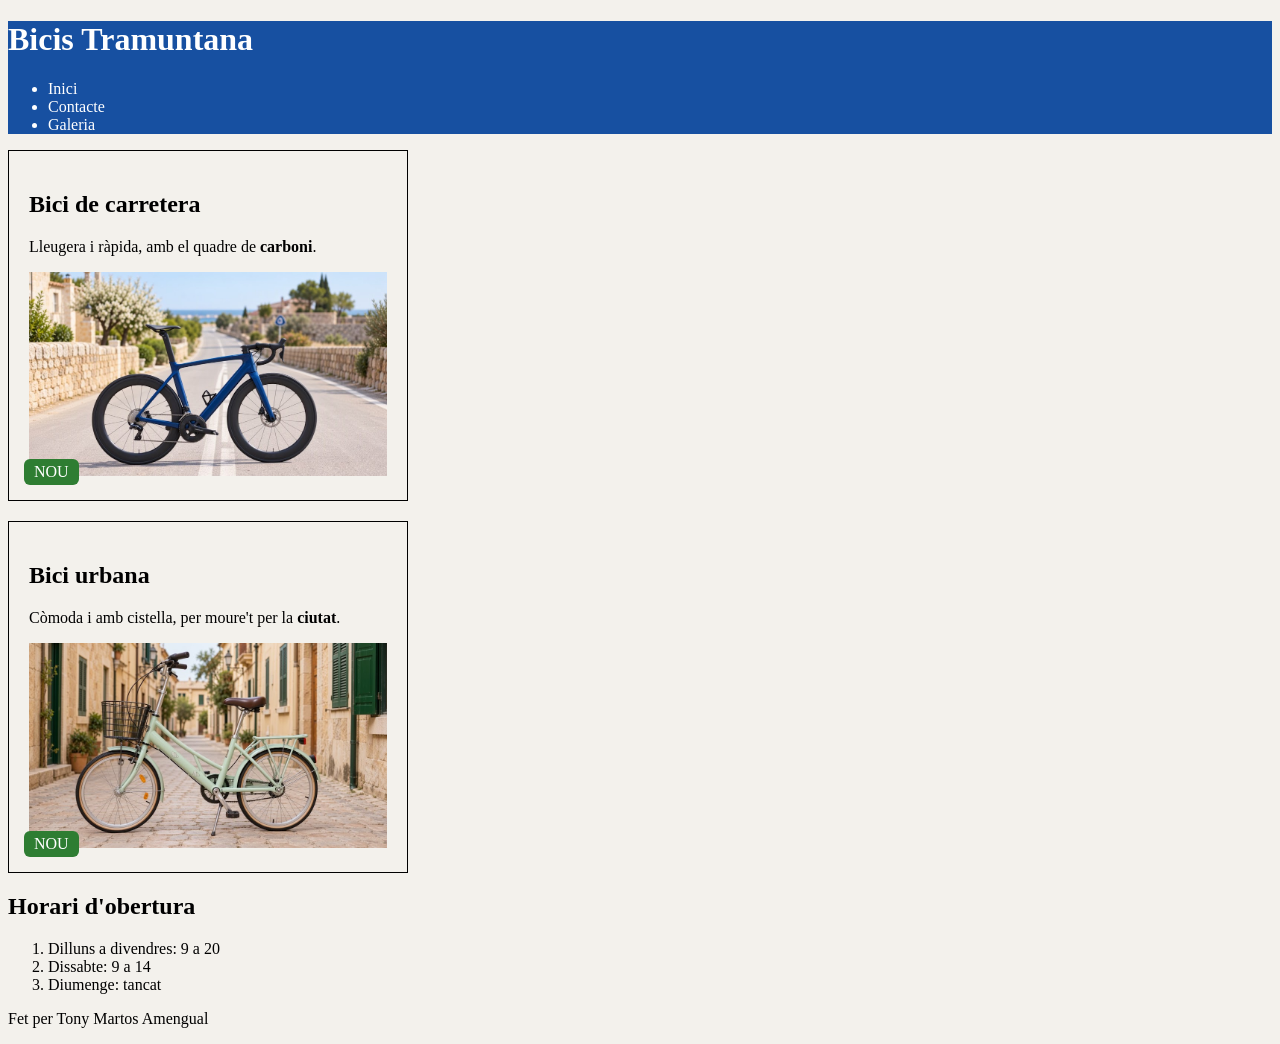
<file: index.html>
<!DOCTYPE html>
<html lang="ca">
<head>
    <meta charset="UTF-8">
    <meta name="viewport" content="width=device-width, initial-scale=1.0">
    <title>Contacte · Bicis Tramuntana</title>
    <link rel="stylesheet" href="css/estils.css">
</head>
<body>
    <header>
    <h1>Bicis Tramuntana</h1>
    <nav>
        <ul>
            <li><a href="index.html">Inici</a></li>
            <li><a href="contacte.html">Contacte</a></li>
            <li><a href="galeria.html">Galeria</a></li>
        </ul>
    </nav>
    </header>
    <main>
        <article>
            <h2>Bici de carretera</h2>
            <p>Lleugera i ràpida, amb el quadre de <strong>carboni</strong>.</p>
            <img src="img/carretera.jpg" alt="Bicicleta de carretera blava en una carretera de pagès">
            <span class="nou">Nou</span>
        </article>
        <article>
            <h2>Bici urbana</h2>
            <p>Còmoda i amb cistella, per moure't per la <strong>ciutat</strong>.</p>
            <img src="img/urbana.jpg" alt="Bicicleta urbana verda en un carrer empedrat">
            <span class="nou">Nou</span>
        </article>
    </main>
    <footer>
      <h2>Horari d'obertura</h2>
      <ol>
        <li>Dilluns a divendres: 9 a 20</li>
        <li>Dissabte: 9 a 14</li>
        <li>Diumenge: tancat</li>
      </ol>
      <p>Fet per Tony Martos Amengual</p>
    </footer>
  </body>
</html>
</file>
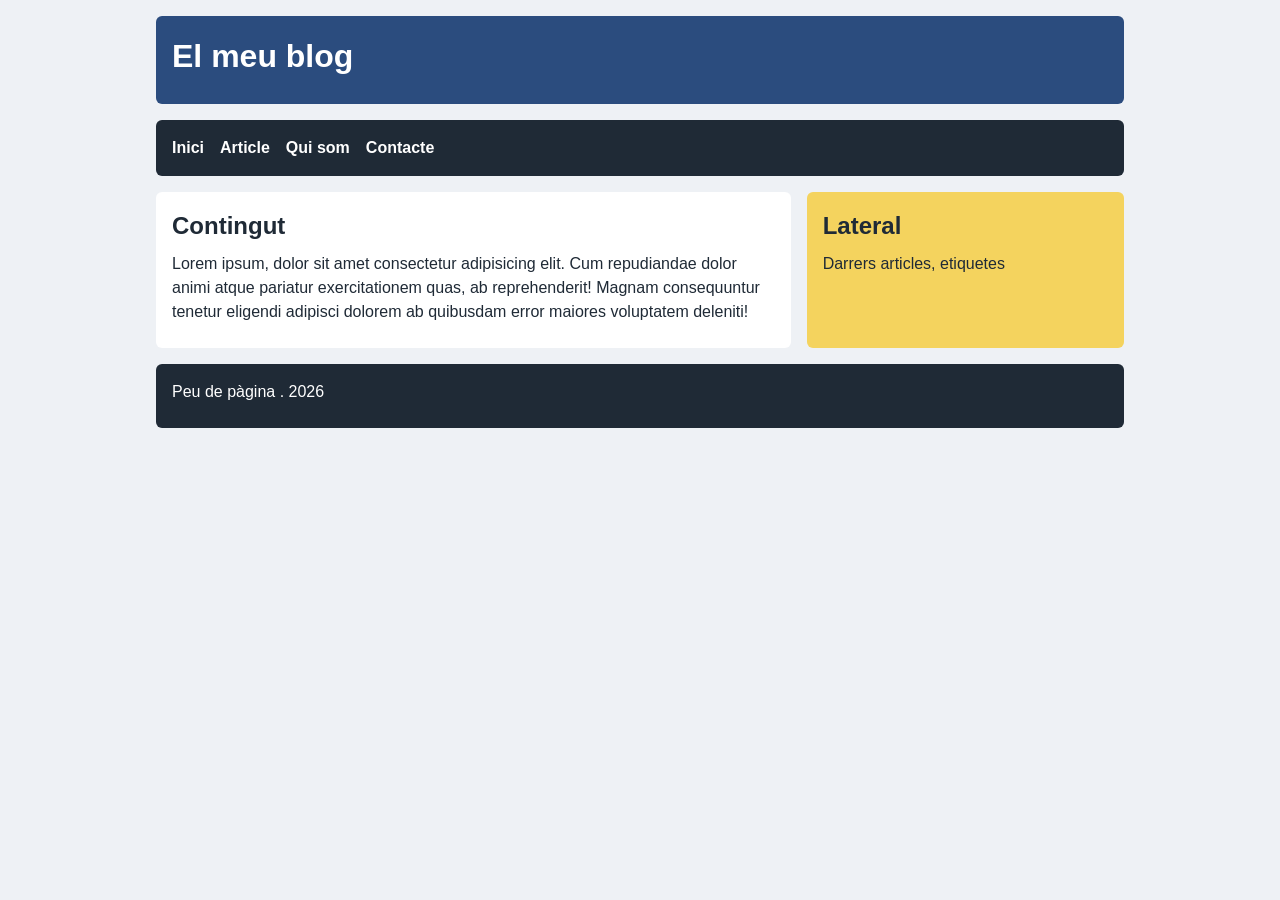
<file: maquetacions/index.html>
<!DOCTYPE html>
<html lang="en">

<head>
    <meta charset="UTF-8">
    <meta name="viewport" content="width=device-width, initial-scale=1.0">
    <title>El meu blog</title>
    <link rel="stylesheet" href="css/ex1.css">
</head>

<body>
    <div class="pagina">
        
        <header class="capçelera">
            <h1>El meu blog</h1>
        </header>
        <nav class="menu">
            <ul>
                <li><a href="http://">Inici</a></li>
                <li><a href="http://">Article</a></li>
                <li><a href="http://">Qui som</a></li>
                <li><a href="http://">Contacte</a></li>
            </ul>
        </nav>
        <main class="contingut">
            <h2>Contingut</h2>
            <p>Lorem ipsum, dolor sit amet consectetur adipisicing elit. Cum repudiandae dolor animi atque pariatur
            exercitationem quas, ab reprehenderit! Magnam consequuntur tenetur eligendi adipisci dolorem ab quibusdam
            error maiores voluptatem deleniti!</p>
        </main>
        <aside class="lateral">
            <h2>Lateral</h2>
            <p>Darrers articles, etiquetes</p>
        </aside>
        <footer class="peu">
            <p>Peu de pàgina . 2026</p>
        </footer>
        
        
    </div>

</body>

</html>
</file>
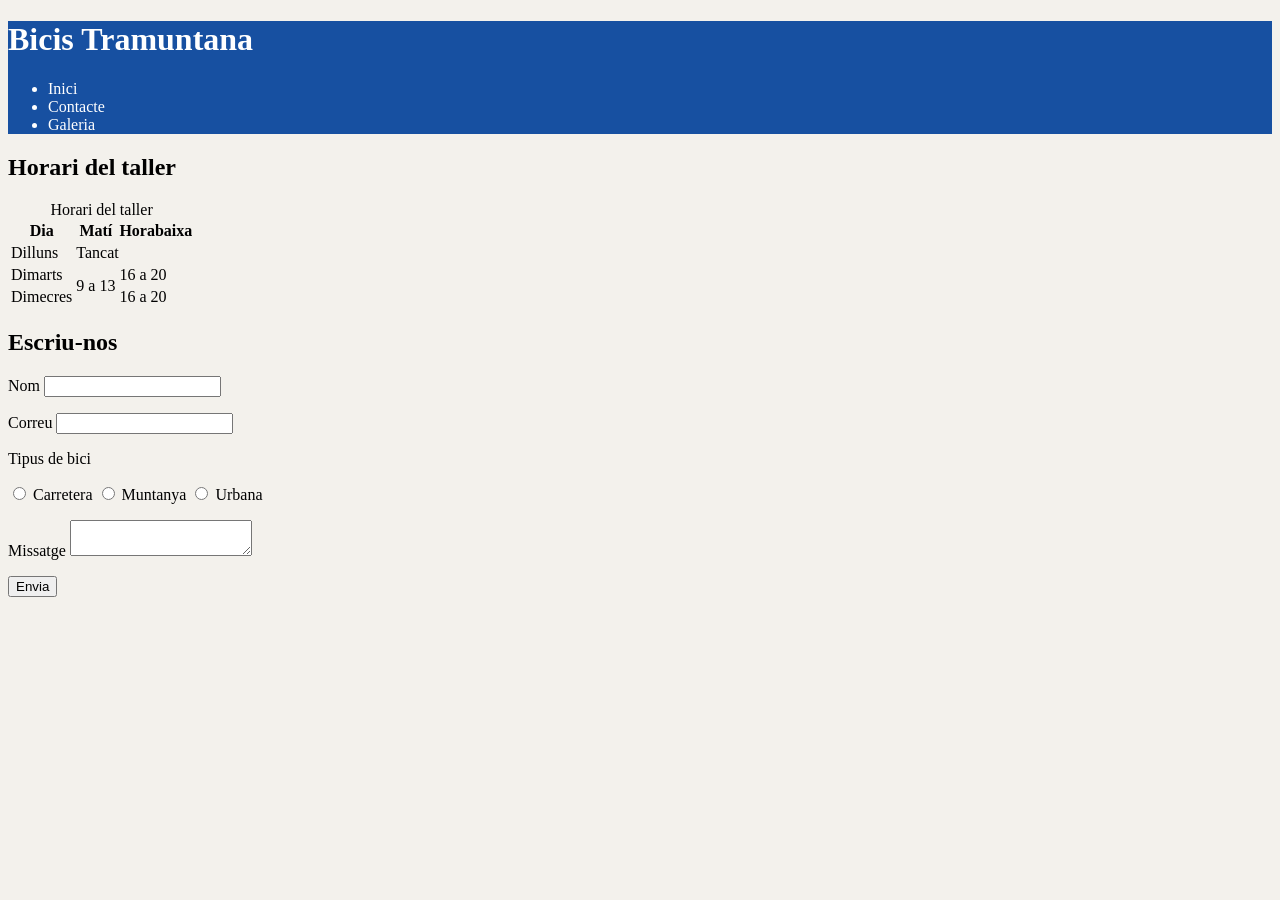
<file: contacte.html>
<!DOCTYPE html>
<html lang="ca">

<head>
    <meta charset="UTF-8">
    <meta name="viewport" content="width=device-width, initial-scale=1.0">
    <title>Bicis Tramuntana</title>
    <link rel="stylesheet" href="css/estils.css">
</head>

<body>
    <header>
        <h1>Bicis Tramuntana</h1>
        <nav>
            <ul>
                <li><a href="index.html">Inici</a></li>
                <li><a href="contacte.html">Contacte</a></li>
                <li><a href="galeria.html">Galeria</a></li>
            </ul>
        </nav>
    </header>
    <main>
        <h2>Horari del taller</h2>
        <table>
            <caption>Horari del taller</caption>
            <tr>
                <th>Dia</th>
                <th>Matí</th>
                <th>Horabaixa</th>
            </tr>
            <tr>
                <td>Dilluns</td>
                <td colspan="2">Tancat</td>
            </tr>
            <tr>
                <td>Dimarts</td>
                <td rowspan="2">9 a 13</td>
                <td>16 a 20</td>
            </tr>
            <tr>
                <td>Dimecres</td>
                <td>16 a 20</td>
            </tr>
        </table>
        <h2>Escriu-nos</h2>
        <form action="contacte.php" method="post">
            <p>
                <label for="nom">Nom</label>
                <input type="text" id="nom" name="nom" required>
            </p>
            <p>
                <label for="correu">Correu</label>
                <input type="email" id="correu" name="correu" required>
            </p>
            <p>Tipus de bici</p>
            <p>
                <input type="radio" id="carretera" name="bici" value="carretera">
                <label for="carretera">Carretera</label>
                <input type="radio" id="muntanya" name="bici" value="muntanya">
                <label for="muntanya">Muntanya</label>
                <input type="radio" id="urbana" name="bici" value="urbana">
                <label for="urbana">Urbana</label>
            </p>
            <p>
                <label for="missatge">Missatge</label>
                <textarea id="missatge" name="missatge"></textarea>
            </p>
            <button type="submit">Envia</button>
        </form>
    </main>
    <footer>

    </footer>
</body>

</html>
</file>
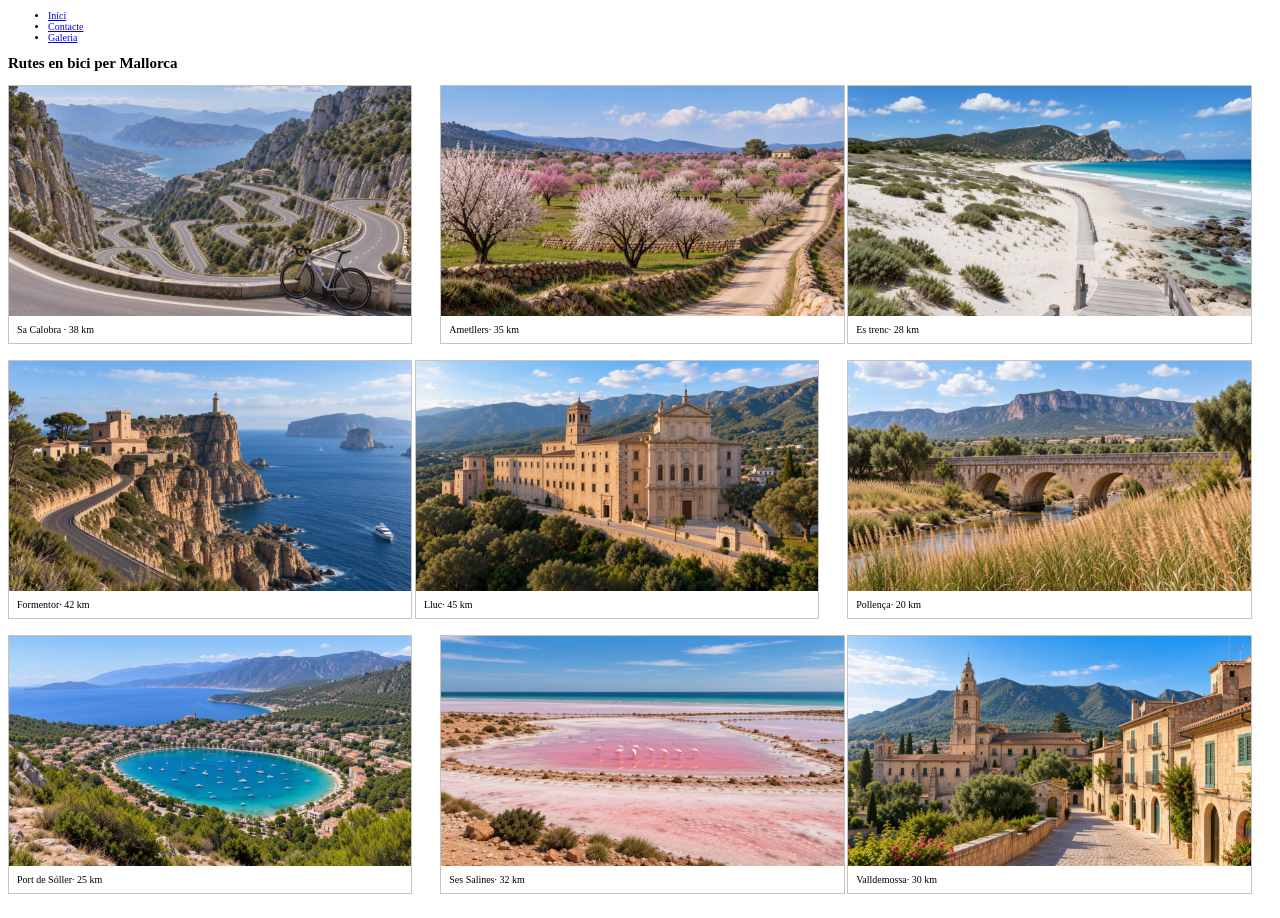
<file: galeria.html>
<!DOCTYPE html>
<html lang="ca">
<head>
    <meta charset="UTF-8">
    <meta name="viewport" content="width=device-width, initial-scale=1.0">
    <title>Galeria</title>
    <link rel="stylesheet" href="css/galeria.css">
</head>
<body>
    <header>
        <h1>Botiga</h1>
        <p class="banner">Lloga la bici per a qualsevol d'aquestes rutes: 15€ el dia.</p>
    </header>

    <nav>
        <ul>
            <li><a href="index.html">Inici</a></li>
            <li><a href="contacte.html">Contacte</a></li>
            <li><a href="galeria.html">Galeria</a></li>
        </ul>
    </nav>
    

    <main>
        <h2>Rutes en bici per Mallorca</h2>
        
        <div class="galeria">
            <figure>
                <img src="img/sa_calobra.jpg" alt="Carretera de revolts entre penya-segats de la
            serra de Tramuntana">
                <figcaption>Sa Calobra <span class="km">· 38 km</span></figcaption>
            </figure>

            <figure>
                <img src="img/ametllers.jpg" alt="Carretera de revolts entre penya-segats de la
            serra de Tramuntana">
                <figcaption>Ametllers<span class="km">· 35 km</span></figcaption>
            </figure>

            <figure>
                <img src="img/es_trenc.jpg" alt="Carretera de revolts entre penya-segats de la
            serra de Tramuntana">
                <figcaption>Es trenc<span class="km">· 28 km</span></figcaption>
            </figure>

            <figure>
                <img src="img/formentor.jpg" alt="Carretera de revolts entre penya-segats de la
            serra de Tramuntana">
                <figcaption>Formentor<span class="km">· 42 km</span></figcaption>
            </figure>

            <figure>
                <img src="img/lluc.jpg" alt="Carretera de revolts entre penya-segats de la
            serra de Tramuntana">
                <figcaption>Lluc<span class="km">· 45 km</span></figcaption>
            </figure>

            <figure>
                <img src="img/pollenca.jpg" alt="Carretera de revolts entre penya-segats de la
            serra de Tramuntana">
                <figcaption>Pollença<span class="km">· 20 km</span></figcaption>
            </figure>

            <figure>
                <img src="img/port_soller.jpg" alt="Carretera de revolts entre penya-segats de la
            serra de Tramuntana">
                <figcaption>Port de Sóller<span class="km">· 25 km</span></figcaption>
            </figure>

            <figure>
                <img src="img/salines.jpg" alt="Carretera de revolts entre penya-segats de la
            serra de Tramuntana">
                <figcaption>Ses Salines<span class="km">· 32 km</span></figcaption>
            </figure>

            <figure>
                <img src="img/valldemossa.jpg" alt="Carretera de revolts entre penya-segats de la
            serra de Tramuntana">
                <figcaption>Valldemossa<span class="km">· 30 km</span></figcaption>
            </figure>
        </div>
    </main>

    <footer>
     </footer>
</file>
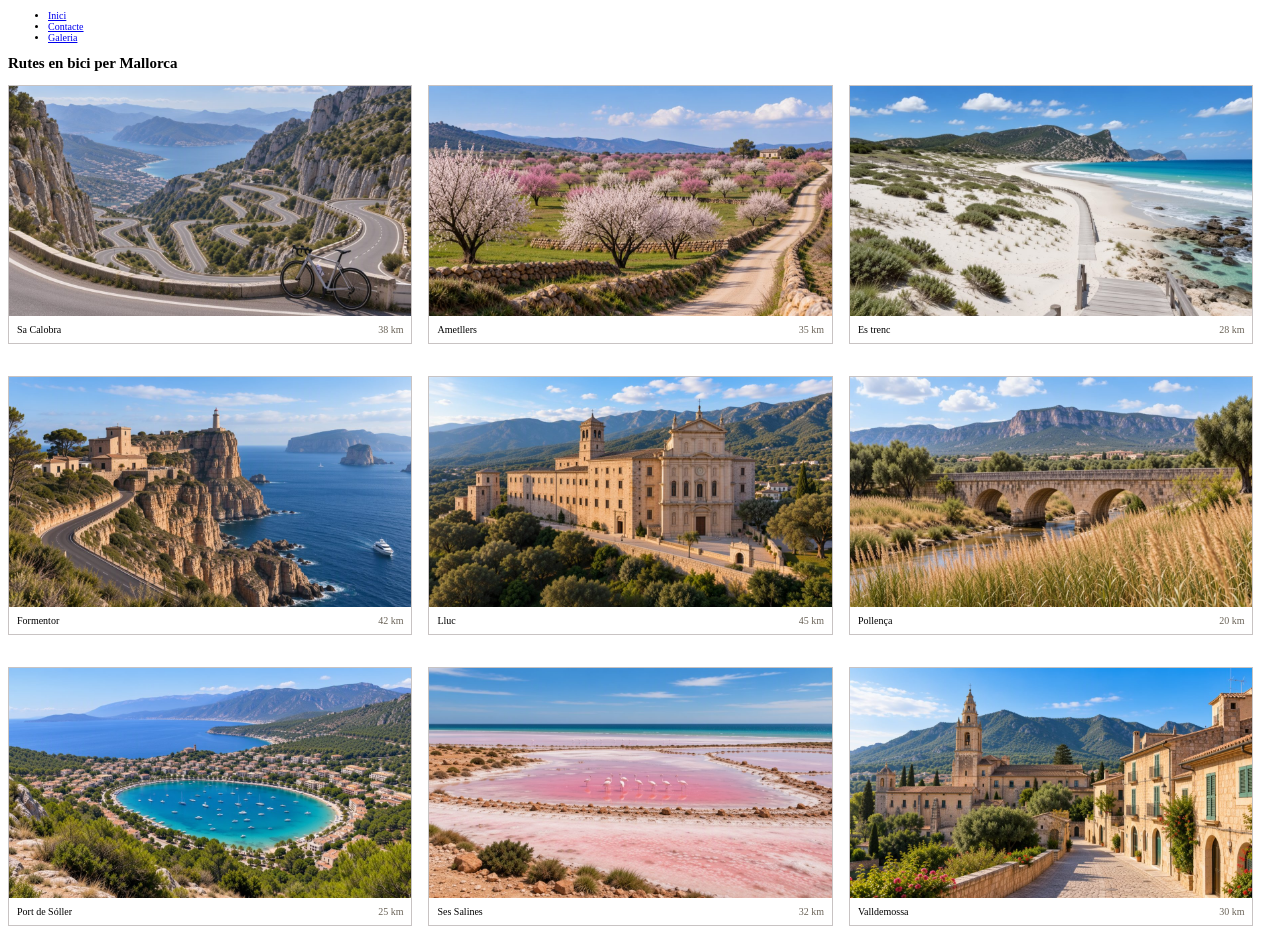
<file: galeria_flex.html>
<!DOCTYPE html>
<html lang="ca">
<head>
    <meta charset="UTF-8">
    <meta name="viewport" content="width=device-width, initial-scale=1.0">
    <title>Flexbox</title>
    <link rel="stylesheet" href="css/galeria_flex.css">
</head>
<body>
    <header>
        <h1>Botiga</h1>
        <p class="banner">Lloga la bici per a qualsevol d'aquestes rutes: 15€ el dia.</p>
    </header>

    <nav>
        <ul>
            <li><a href="index.html">Inici</a></li>
            <li><a href="contacte.html">Contacte</a></li>
            <li><a href="galeria.html">Galeria</a></li>
        </ul>
    </nav>
    

    <main>
        <h2>Rutes en bici per Mallorca</h2>
        
        <div class="galeria">
            <figure>
                <img src="img/sa_calobra.jpg" alt="Carretera de revolts entre penya-segats de la
            serra de Tramuntana">
                <figcaption>Sa Calobra <span class="km"> 38 km</span></figcaption>
            </figure>

            <figure>
                <img src="img/ametllers.jpg" alt="Carretera de revolts entre penya-segats de la
            serra de Tramuntana">
                <figcaption>Ametllers<span class="km"> 35 km</span></figcaption>
            </figure>

            <figure>
                <img src="img/es_trenc.jpg" alt="Carretera de revolts entre penya-segats de la
            serra de Tramuntana">
                <figcaption>Es trenc<span class="km"> 28 km</span></figcaption>
            </figure>

            <figure>
                <img src="img/formentor.jpg" alt="Carretera de revolts entre penya-segats de la
            serra de Tramuntana">
                <figcaption>Formentor<span class="km"> 42 km</span></figcaption>
            </figure>

            <figure>
                <img src="img/lluc.jpg" alt="Carretera de revolts entre penya-segats de la
            serra de Tramuntana">
                <figcaption>Lluc<span class="km"> 45 km</span></figcaption>
            </figure>

            <figure>
                <img src="img/pollenca.jpg" alt="Carretera de revolts entre penya-segats de la
            serra de Tramuntana">
                <figcaption>Pollença<span class="km"> 20 km</span></figcaption>
            </figure>

            <figure>
                <img src="img/port_soller.jpg" alt="Carretera de revolts entre penya-segats de la
            serra de Tramuntana">
                <figcaption>Port de Sóller<span class="km"> 25 km</span></figcaption>
            </figure>

            <figure>
                <img src="img/salines.jpg" alt="Carretera de revolts entre penya-segats de la
            serra de Tramuntana">
                <figcaption>Ses Salines<span class="km"> 32 km</span></figcaption>
            </figure>

            <figure>
                <img src="img/valldemossa.jpg" alt="Carretera de revolts entre penya-segats de la
            serra de Tramuntana">
                <figcaption>Valldemossa<span class="km"> 30 km</span></figcaption>
            </figure>
        </div>
    </main>

    <footer>
     </footer>
</file>
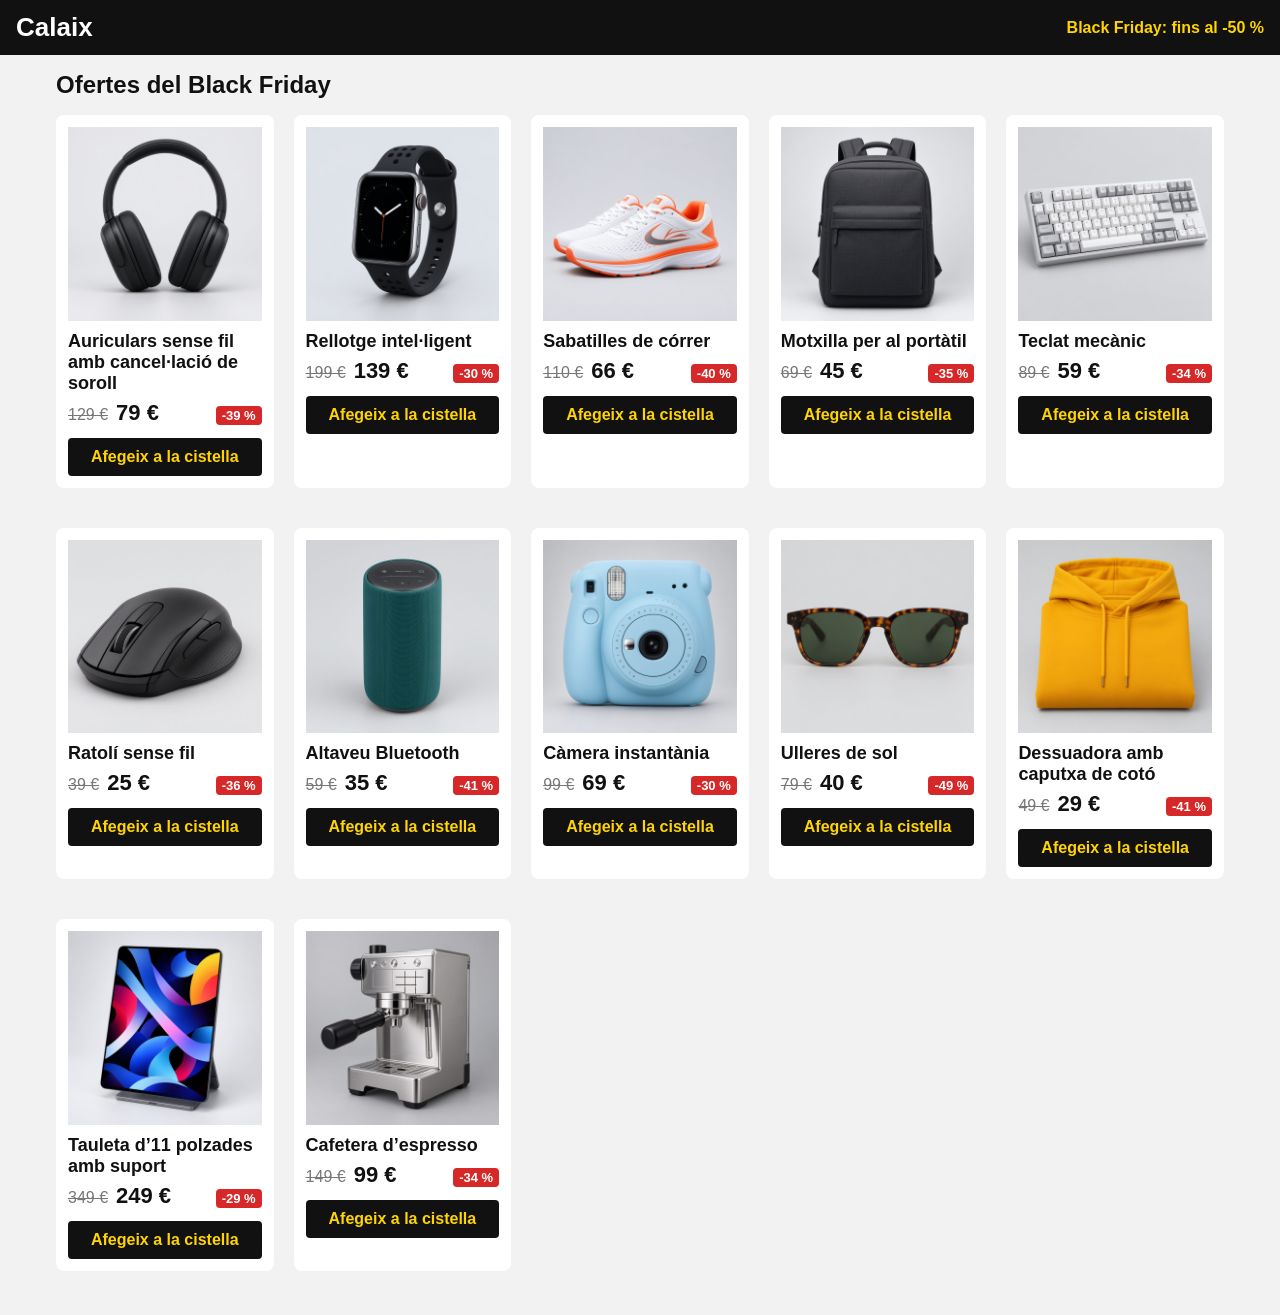
<file: black_friday/flex.html>
<!DOCTYPE html>
<html lang="ca">

<head>
    <meta charset="utf-8">
    <meta name="viewport" content="width=device-width,
initial-scale=1">
    <title>Black Friday · Calaix (Flexbox)</title>
    <link rel="stylesheet" href="/css/flex.css">
</head>

<body>
    <header>
        <p class="logo">Calaix</p>
        <p class="oferta">Black Friday: fins al -50 %</p>
    </header>
    <main>
        <h1>Ofertes del Black Friday</h1>
        <div class="productes">
            <article class="producte">
                <img src="/img/auriculars.jpg" alt="Auriculars negres de diadema">
                <h2>Auriculars sense fil amb cancel·lació de soroll</h2>
                <p class="preus">
                    <del>129 €</del> <strong>79 €</strong> <span class="descompte">-39 %</span>
                </p>
                <a class="boto" href="#">Afegeix a la
                    cistella</a>
            </article>
            <article class="producte">
                <img src="/img/rellotge.jpg" alt="Rellotge intel·ligent amb corretja
negra">
                <h2>Rellotge intel·ligent</h2>
                <p class="preus">
                    <del>199 €</del> <strong>139 €</strong> <span class="descompte">-30 %</span>
                </p>
                <a class="boto" href="#">Afegeix a la
                    cistella</a>
            </article>
            <article class="producte">
                <img src="/img/sabatilles.jpg" alt="Sabatilles blanques i taronges">
                <h2>Sabatilles de córrer</h2>
                <p class="preus">
                    <del>110 €</del> <strong>66 €</strong> <span class="descompte">-40 %</span>
                </p>
                <a class="boto" href="#">Afegeix a la
                    cistella</a>
            </article>
            <article class="producte">
                <img src="/img/motxilla.jpg" alt="Motxilla gris fosc">
                <h2>Motxilla per al portàtil</h2>
                <p class="preus">
                    <del>69 €</del> <strong>45 €</strong> <span class="descompte">-35 %</span>
                </p>
                <a class="boto" href="#">Afegeix a la
                    cistella</a>
            </article>
            <article class="producte">
                <img src="/img/teclat.jpg" alt="Teclat mecànic de tecles blanques">
                <h2>Teclat mecànic</h2>
                <p class="preus">
                    <del>89 €</del> <strong>59 €</strong> <span class="descompte">-34 %</span>
                </p>
                <a class="boto" href="#">Afegeix a la
                    cistella</a>
            </article>
            <article class="producte">
                <img src="/img/ratoli.jpg" alt="Ratolí ergonòmic de color grafit">
                <h2>Ratolí sense fil</h2>
                <p class="preus">
                    <del>39 €</del> <strong>25 €</strong> <span class="descompte">-36 %</span>
                </p>
                <a class="boto" href="#">Afegeix a la
                    cistella</a>
            </article>
            <article class="producte">
                <img src="/img/altaveu.jpg" alt="Altaveu cilíndric de tela verda">
                <h2>Altaveu Bluetooth</h2>
                <p class="preus">
                    <del>59 €</del> <strong>35 €</strong> <span class="descompte">-41 %</span>
                </p>
                <a class="boto" href="#">Afegeix a la
                    cistella</a>
            </article>
            <article class="producte">
                <img src="/img/camera.jpg" alt="Càmera instantània blau cel">
                <h2>Càmera instantània</h2>
                <p class="preus">
                    <del>99 €</del> <strong>69 €</strong> <span class="descompte">-30 %</span>
                </p>
                <a class="boto" href="#">Afegeix a la
                    cistella</a>
            </article>
            <article class="producte">
                <img src="/img/ulleres.jpg" alt="Ulleres de sol de carei">
                <h2>Ulleres de sol</h2>
                <p class="preus">
                    <del>79 €</del> <strong>40 €</strong> <span class="descompte">-49 %</span>
                </p>
                <a class="boto" href="#">Afegeix a la
                    cistella</a>
            </article>
            <article class="producte">
                <img src="/img/dessuadora.jpg" alt="Dessuadora groga plegada">
                <h2>Dessuadora amb caputxa de cotó</h2>
                <p class="preus">
                    <del>49 €</del> <strong>29 €</strong> <span class="descompte">-41 %</span>
                </p>
                <a class="boto" href="#">Afegeix a la
                    cistella</a>
            </article>
            <article class="producte">
                <img src="/img/tauleta.jpg" alt="Tauleta damunt d’un suport">
                <h2>Tauleta d’11 polzades amb suport</h2>
                <p class="preus">
                    <del>349 €</del> <strong>249 €</strong> <span class="descompte">-29 %</span>
                </p>
                <a class="boto" href="#">Afegeix a la
                    cistella</a>
            </article>
            <article class="producte">
                <img src="/img/cafetera.jpg" alt="Cafetera d’espresso d’acer
inoxidable">
                <h2>Cafetera d’espresso</h2>
                <p class="preus">
                    <del>149 €</del> <strong>99 €</strong> <span class="descompte">-34 %</span>
                </p>
                <a class="boto" href="#">Afegeix a la
                    cistella</a>
            </article>
        </div>
    </main>
</body>

</html>
</file>
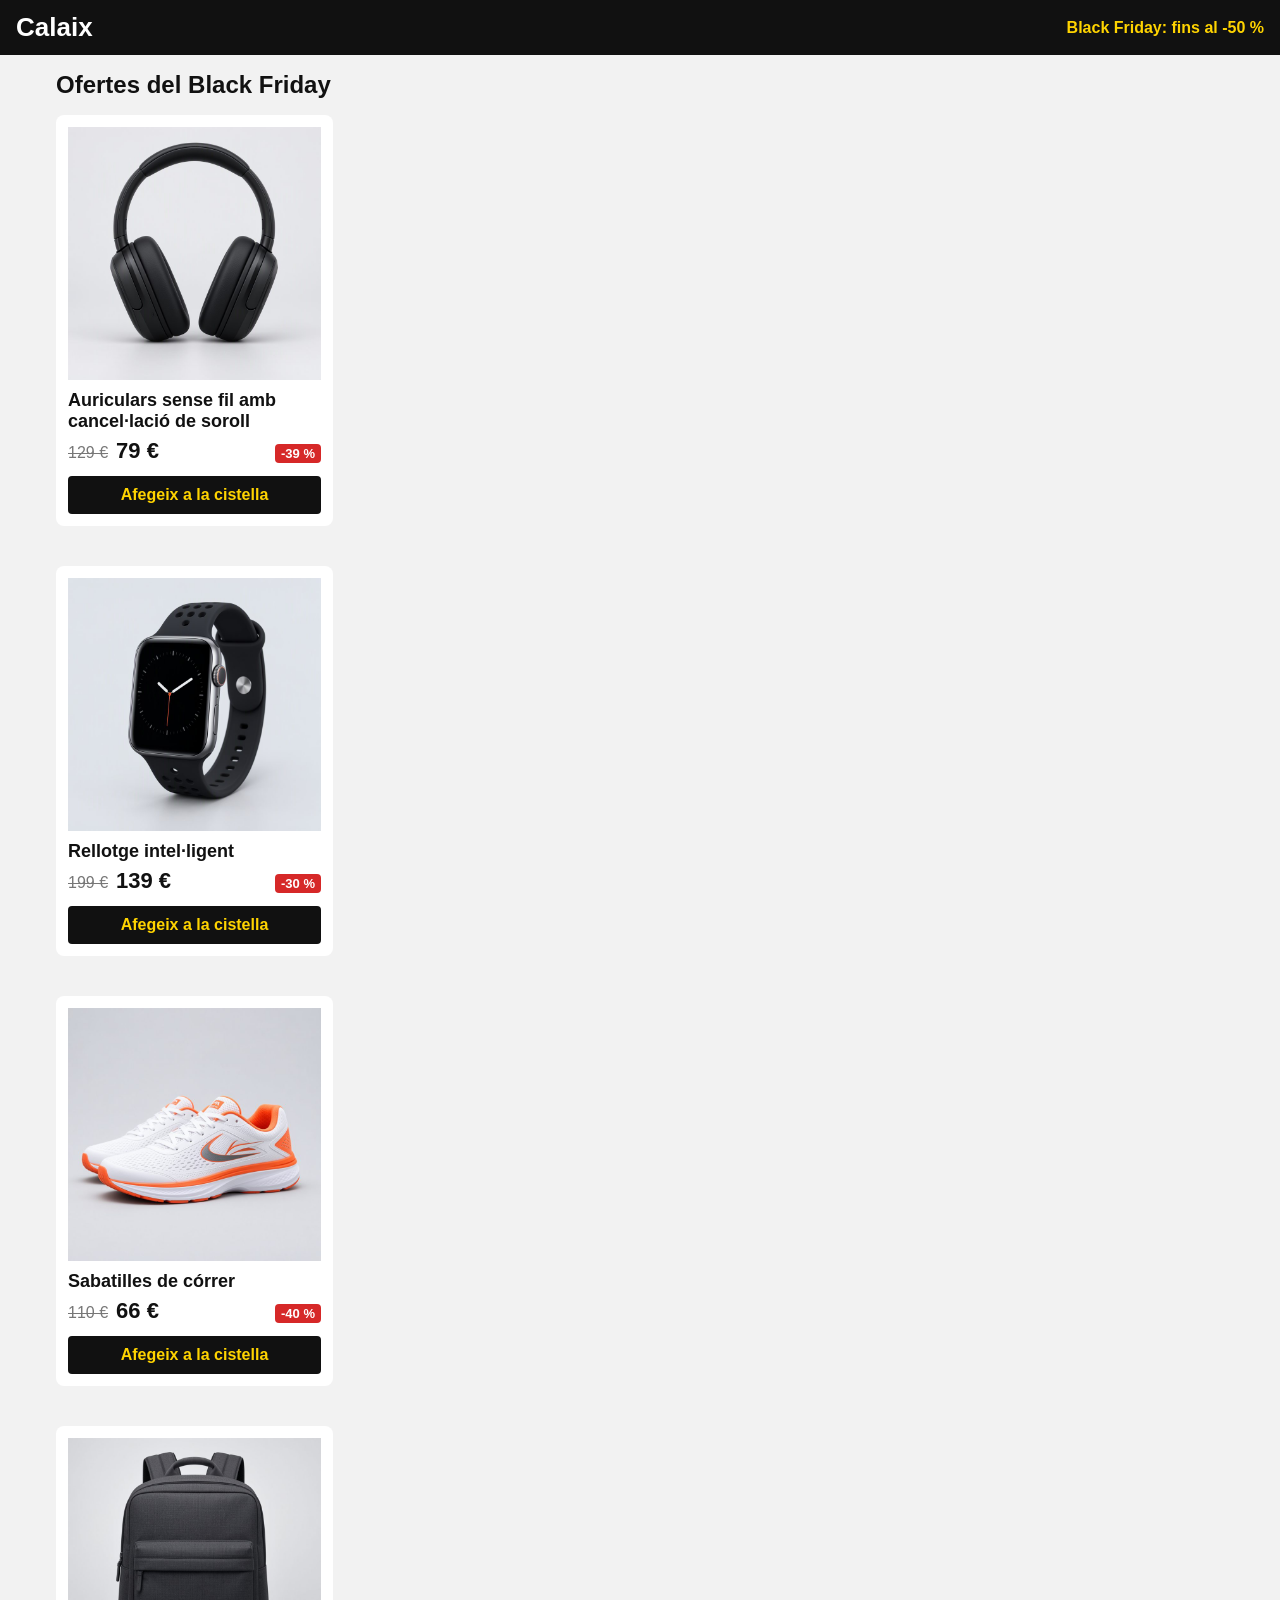
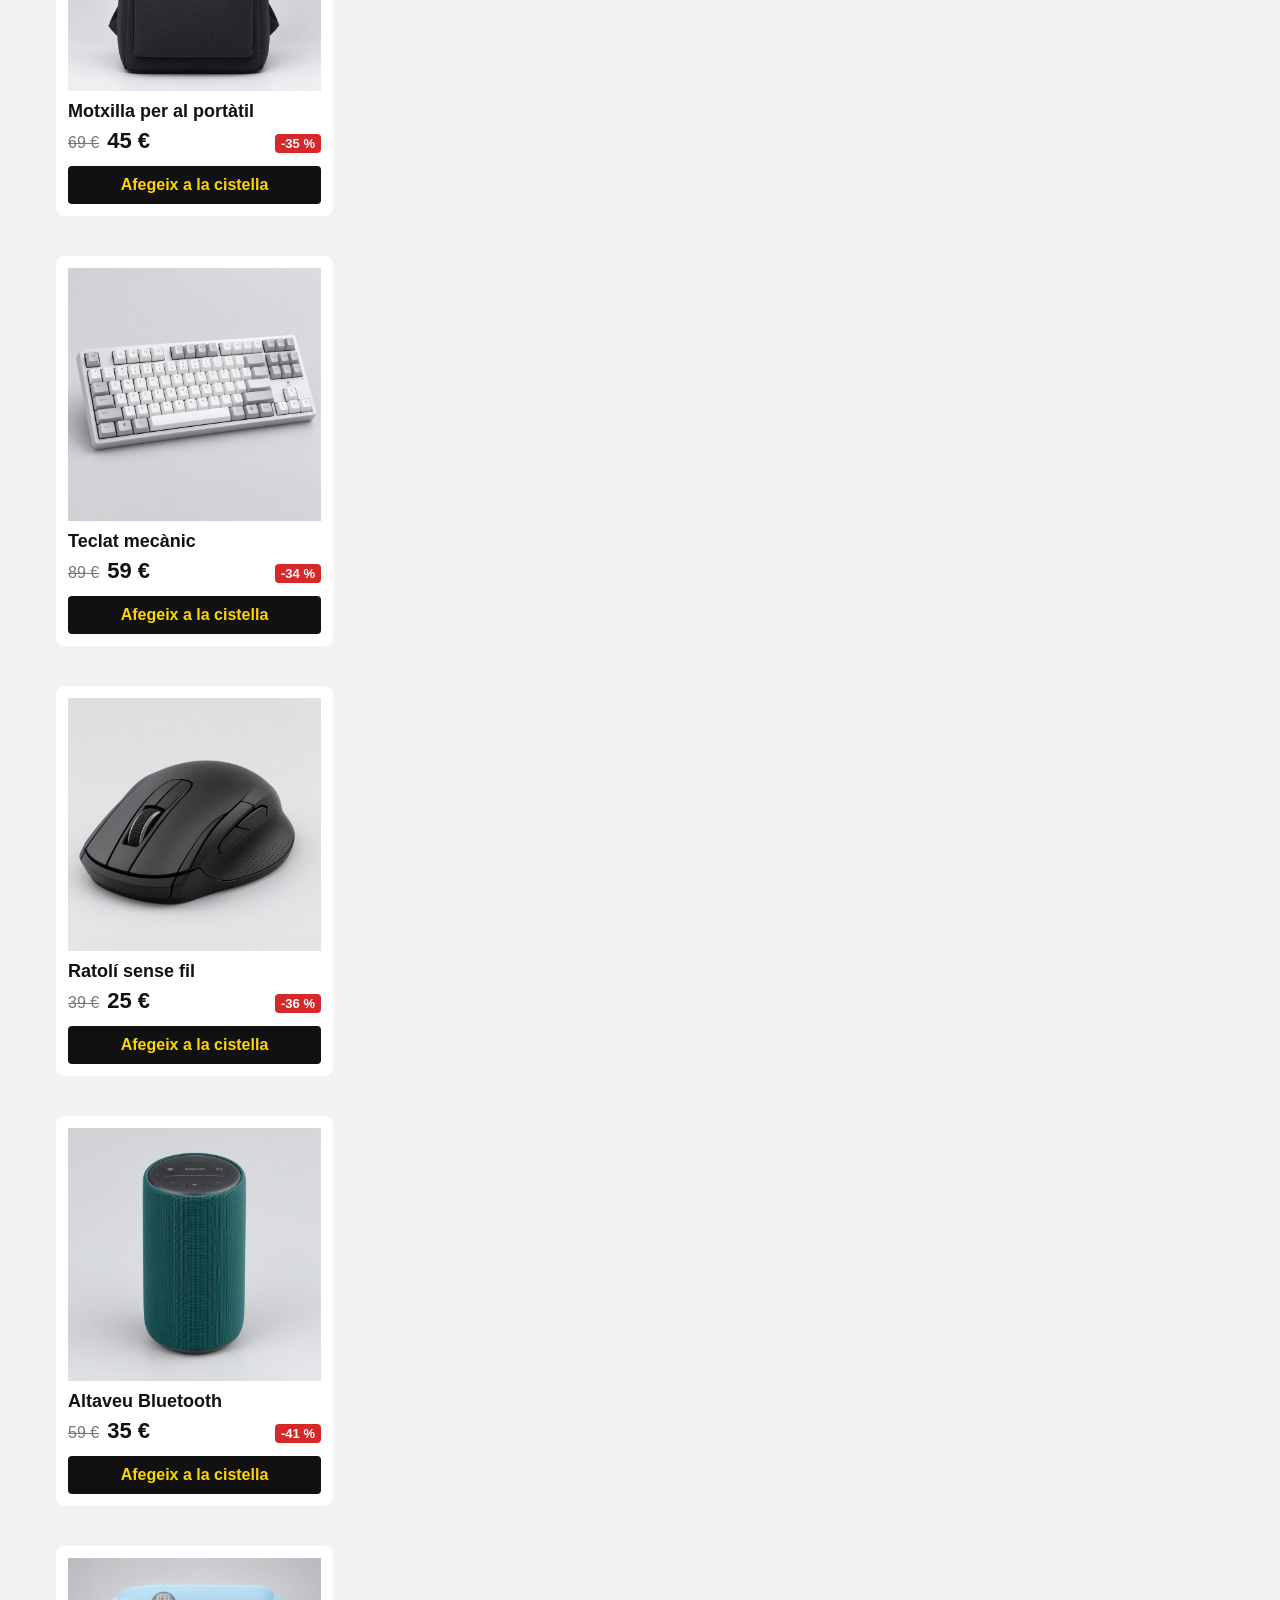
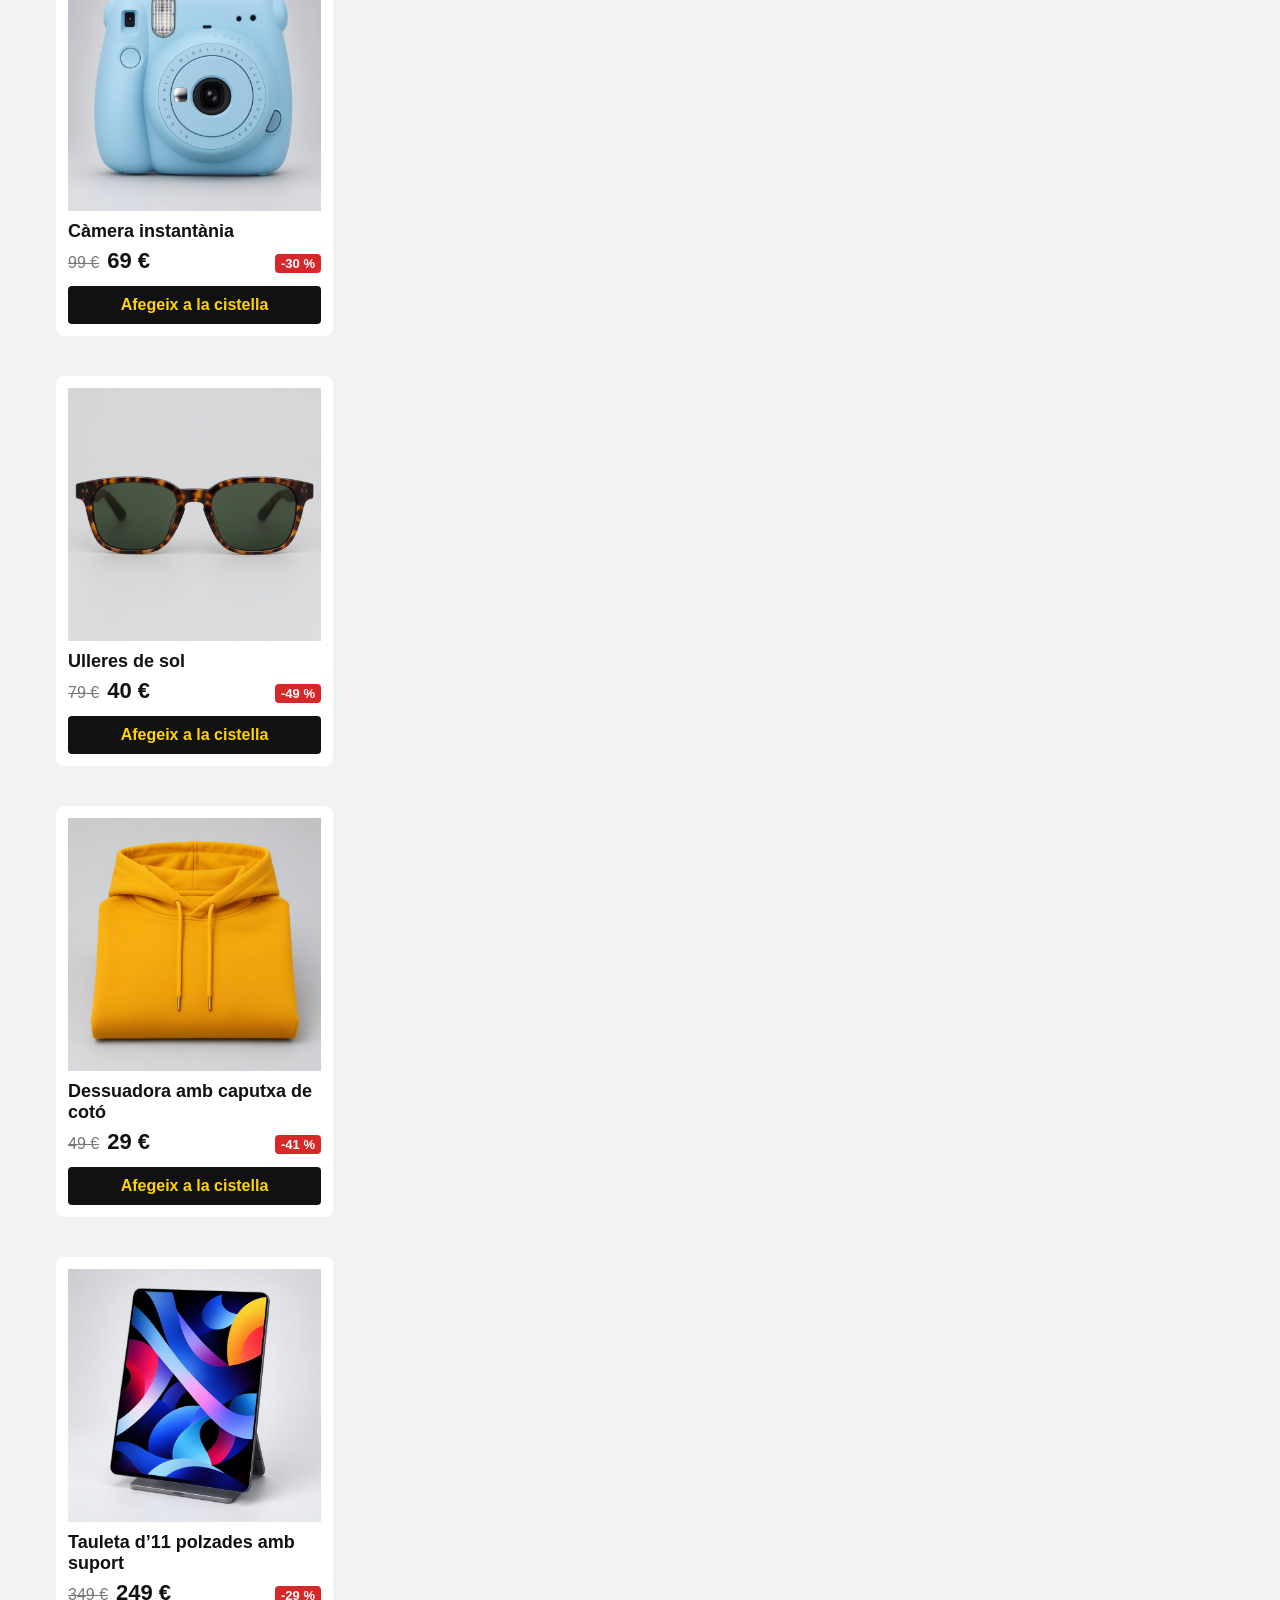
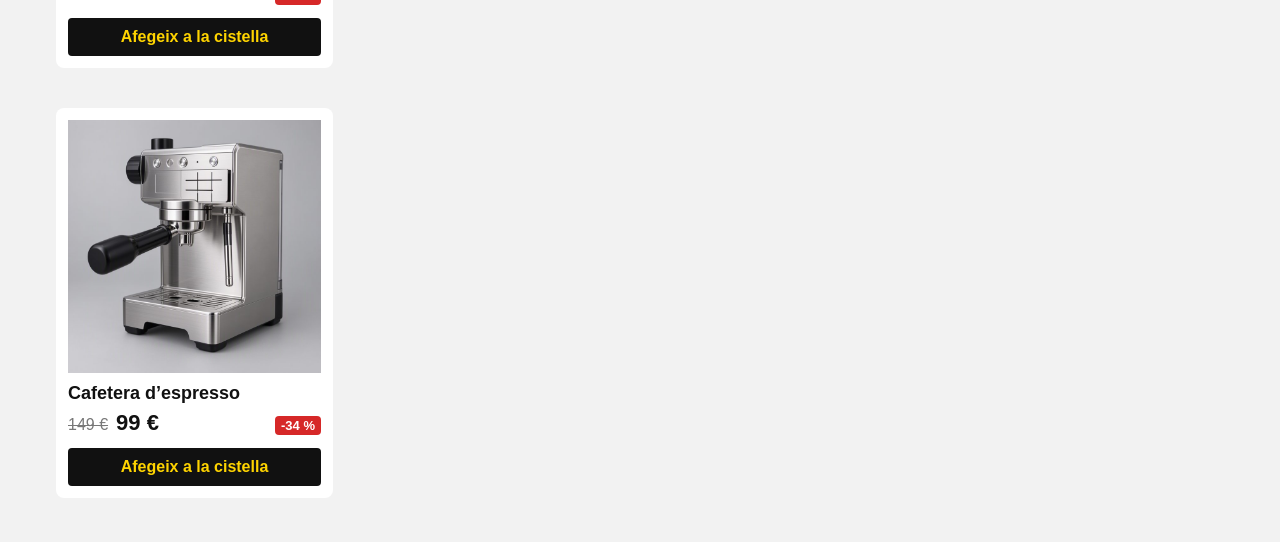
<file: black_friday/grid.html>
<!DOCTYPE html>
<html lang="ca">

<head>
    <meta charset="utf-8">
    <meta name="viewport" content="width=device-width,
initial-scale=1">
    <title>Black Friday · Calaix (Grid)</title>
    <link rel="stylesheet" href="/css/grid.css">
</head>

<body>
    <header>
        <p class="logo">Calaix</p>
        <p class="oferta">Black Friday: fins al -50 %</p>
    </header>
    <main>
        <h1>Ofertes del Black Friday</h1>
        <div class="productes">
            <article class="producte">
                <img src="/img/auriculars.jpg" alt="Auriculars negres de diadema">
                <h2>Auriculars sense fil amb cancel·lació de soroll</h2>
                <p class="preus">
                    <del>129 €</del> <strong>79 €</strong> <span class="descompte">-39 %</span>
                </p>
                <a class="boto" href="#">Afegeix a la
                    cistella</a>
            </article>
            <article class="producte">
                <img src="/img/rellotge.jpg" alt="Rellotge intel·ligent amb corretja
negra">
                <h2>Rellotge intel·ligent</h2>
                <p class="preus">
                    <del>199 €</del> <strong>139 €</strong> <span class="descompte">-30 %</span>
                </p>
                <a class="boto" href="#">Afegeix a la
                    cistella</a>
            </article>
            <article class="producte">
                <img src="/img/sabatilles.jpg" alt="Sabatilles blanques i taronges">
                <h2>Sabatilles de córrer</h2>
                <p class="preus">
                    <del>110 €</del> <strong>66 €</strong> <span class="descompte">-40 %</span>
                </p>
                <a class="boto" href="#">Afegeix a la
                    cistella</a>
            </article>
            <article class="producte">
                <img src="/img/motxilla.jpg" alt="Motxilla gris fosc">
                <h2>Motxilla per al portàtil</h2>
                <p class="preus">
                    <del>69 €</del> <strong>45 €</strong> <span class="descompte">-35 %</span>
                </p>
                <a class="boto" href="#">Afegeix a la
                    cistella</a>
            </article>
            <article class="producte">
                <img src="/img/teclat.jpg" alt="Teclat mecànic de tecles blanques">
                <h2>Teclat mecànic</h2>
                <p class="preus">
                    <del>89 €</del> <strong>59 €</strong> <span class="descompte">-34 %</span>
                </p>
                <a class="boto" href="#">Afegeix a la
                    cistella</a>
            </article>
            <article class="producte">
                <img src="/img/ratoli.jpg" alt="Ratolí ergonòmic de color grafit">
                <h2>Ratolí sense fil</h2>
                <p class="preus">
                    <del>39 €</del> <strong>25 €</strong> <span class="descompte">-36 %</span>
                </p>
                <a class="boto" href="#">Afegeix a la
                    cistella</a>
            </article>
            <article class="producte">
                <img src="/img/altaveu.jpg" alt="Altaveu cilíndric de tela verda">
                <h2>Altaveu Bluetooth</h2>
                <p class="preus">
                    <del>59 €</del> <strong>35 €</strong> <span class="descompte">-41 %</span>
                </p>
                <a class="boto" href="#">Afegeix a la
                    cistella</a>
            </article>
            <article class="producte">
                <img src="/img/camera.jpg" alt="Càmera instantània blau cel">
                <h2>Càmera instantània</h2>
                <p class="preus">
                    <del>99 €</del> <strong>69 €</strong> <span class="descompte">-30 %</span>
                </p>
                <a class="boto" href="#">Afegeix a la
                    cistella</a>
            </article>
            <article class="producte">
                <img src="/img/ulleres.jpg" alt="Ulleres de sol de carei">
                <h2>Ulleres de sol</h2>
                <p class="preus">
                    <del>79 €</del> <strong>40 €</strong> <span class="descompte">-49 %</span>
                </p>
                <a class="boto" href="#">Afegeix a la
                    cistella</a>
            </article>
            <article class="producte">
                <img src="/img/dessuadora.jpg" alt="Dessuadora groga plegada">
                <h2>Dessuadora amb caputxa de cotó</h2>
                <p class="preus">
                    <del>49 €</del> <strong>29 €</strong> <span class="descompte">-41 %</span>
                </p>
                <a class="boto" href="#">Afegeix a la
                    cistella</a>
            </article>
            <article class="producte">
                <img src="/img/tauleta.jpg" alt="Tauleta damunt d’un suport">
                <h2>Tauleta d’11 polzades amb suport</h2>
                <p class="preus">
                    <del>349 €</del> <strong>249 €</strong> <span class="descompte">-29 %</span>
                </p>
                <a class="boto" href="#">Afegeix a la
                    cistella</a>
            </article>
            <article class="producte">
                <img src="/img/cafetera.jpg" alt="Cafetera d’espresso d’acer
inoxidable">
                <h2>Cafetera d’espresso</h2>
                <p class="preus">
                    <del>149 €</del> <strong>99 €</strong> <span class="descompte">-34 %</span>
                </p>
                <a class="boto" href="#">Afegeix a la
                    cistella</a>
            </article>
        </div>
    </main>
</body>

</html>
</file>
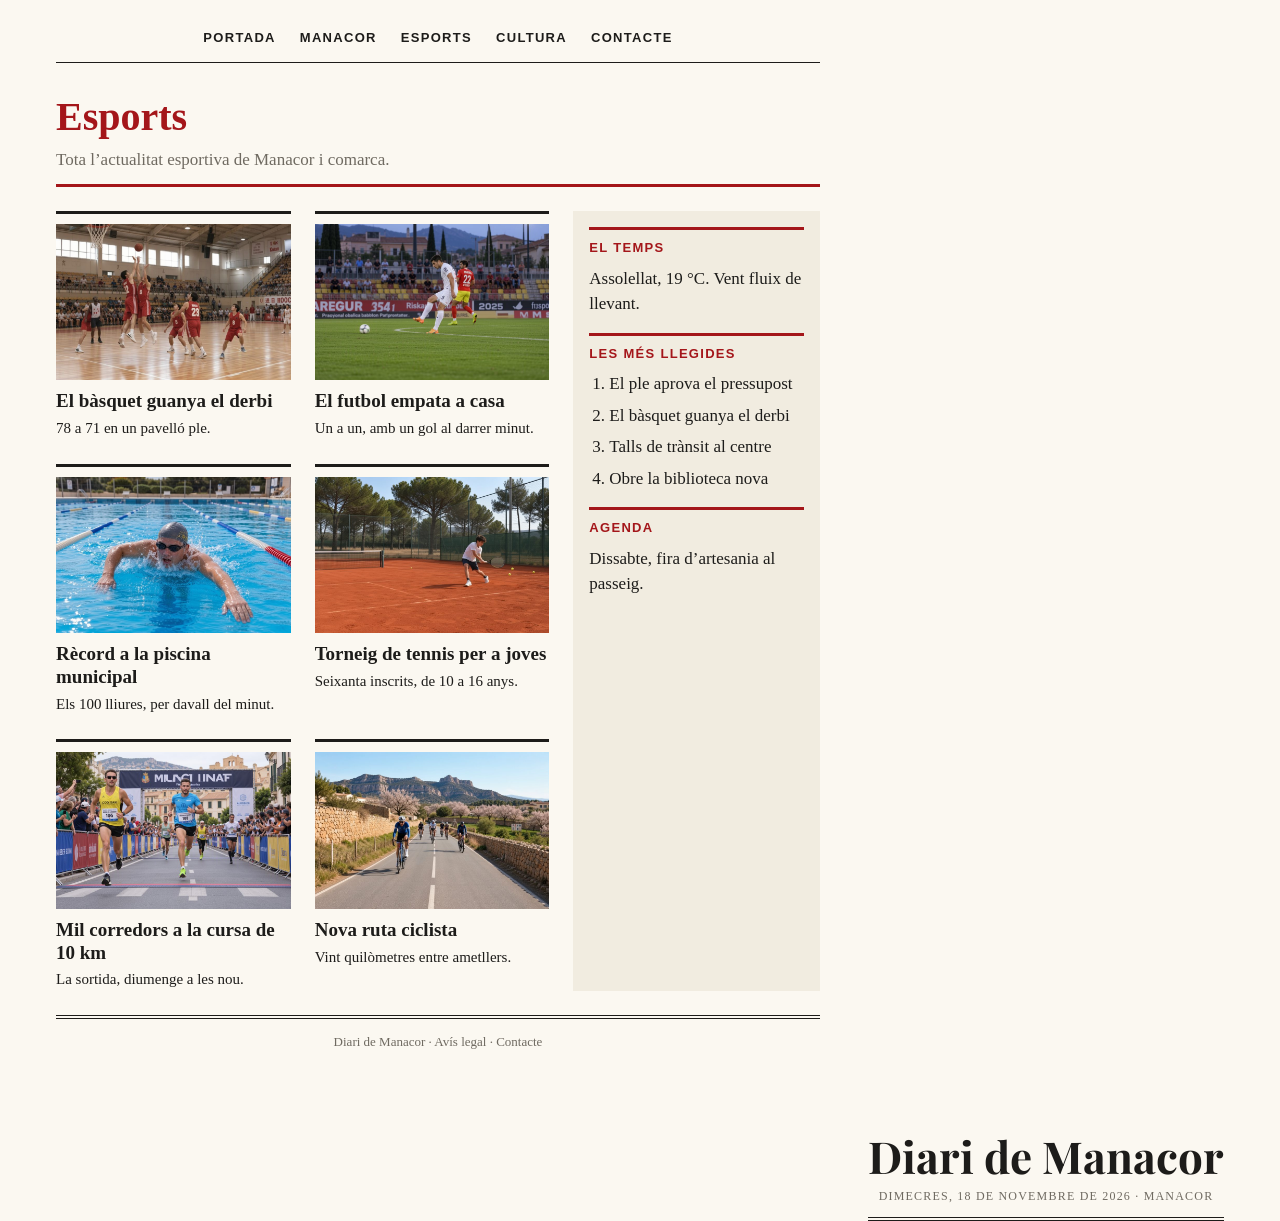
<file: diari_grid/esports.html>
<!DOCTYPE html>
<html lang="ca">

<head>
    <meta charset="utf-8">
    <meta name="viewport" content="width=device-width,
initial-scale=1">
    <title>Esports · Diari de Manacor</title>
    <link rel="stylesheet" href="https://fonts.googleapis.com/css2?
family=Playfair+Display:wght@700&display=swap">
    <link rel="stylesheet" href="css/portada.css">
</head>

<body>
    <div class="pagina pagina-seccio">
        <header class="capcalera">
            <h1>Diari de Manacor</h1>
            <p class="data">Dimecres, 18 de novembre de 2026
                · Manacor</p>
        </header>
        <nav class="menu">
            <ul>
                <li><a href="portada.html">Portada</a></li>
                <li><a href="#">Manacor</a></li>
                <li><a href="esports.html">Esports</a></li>
                <li><a href="#">Cultura</a></li>
                <li><a href="#">Contacte</a></li>
            </ul>
        </nav>
        <div class="titol-seccio">
            <h2>Esports</h2>
            <p>Tota l’actualitat esportiva de Manacor i
                comarca.</p>
        </div>
        <section class="noticies">
            <article class="noticia">
                <img src="img/basquet.jpg" alt="Jugadors de vermell saltant per
agafar la pilota">
                <h3><a href="noticia.html">El bàsquet guanya el
                        derbi</a></h3>
                <p>78 a 71 en un pavelló ple.</p>
            </article>
            <article class="noticia">
                <img src="img/futbol.jpg" alt="Un jugador de blanc a punt de xutar
la pilota">
                <h3>El futbol empata a casa</h3>

                <p>Un a un, amb un gol al darrer minut.</p>
            </article>
            <article class="noticia">
                <img src="img/natacio.jpg" alt="Un nedador a la piscina municipal">
                <h3>Rècord a la piscina municipal</h3>
                <p>Els 100 lliures, per davall del minut.</p>
            </article>
            <article class="noticia">
                <img src="img/tennis.jpg" alt="Un jugador de tennis a una pista de
terra batuda">
                <h3>Torneig de tennis per a joves</h3>
                <p>Seixanta inscrits, de 10 a 16 anys.</p>
            </article>
            <article class="noticia">
                <img src="img/atletisme.jpg" alt="Corredors arribant a la meta d’una
cursa popular">
                <h3>Mil corredors a la cursa de 10 km</h3>
                <p>La sortida, diumenge a les nou.</p>
            </article>
            <article class="noticia">
                <img src="img/bici.jpg" alt="Ciclistes per un camí entre parets
seques i ametllers">
                <h3>Nova ruta ciclista</h3>
                <p>Vint quilòmetres entre ametllers.</p>
            </article>
        </section>
        <aside class="lateral">
            <h2>El temps</h2>
            <p>Assolellat, 19 °C. Vent fluix de llevant.</p>
            <h2>Les més llegides</h2>
            <ol>
                <li>El ple aprova el pressupost</li>
                <li>El bàsquet guanya el derbi</li>
                <li>Talls de trànsit al centre</li>
                <li>Obre la biblioteca nova</li>
            </ol>
            <h2>Agenda</h2>
            <p>Dissabte, fira d’artesania al passeig.</p>
        </aside>
        <footer class="peu">
            <p>Diari de Manacor · Avís legal · Contacte</p>
        </footer>
    </div>

</body>

</html>
</file>
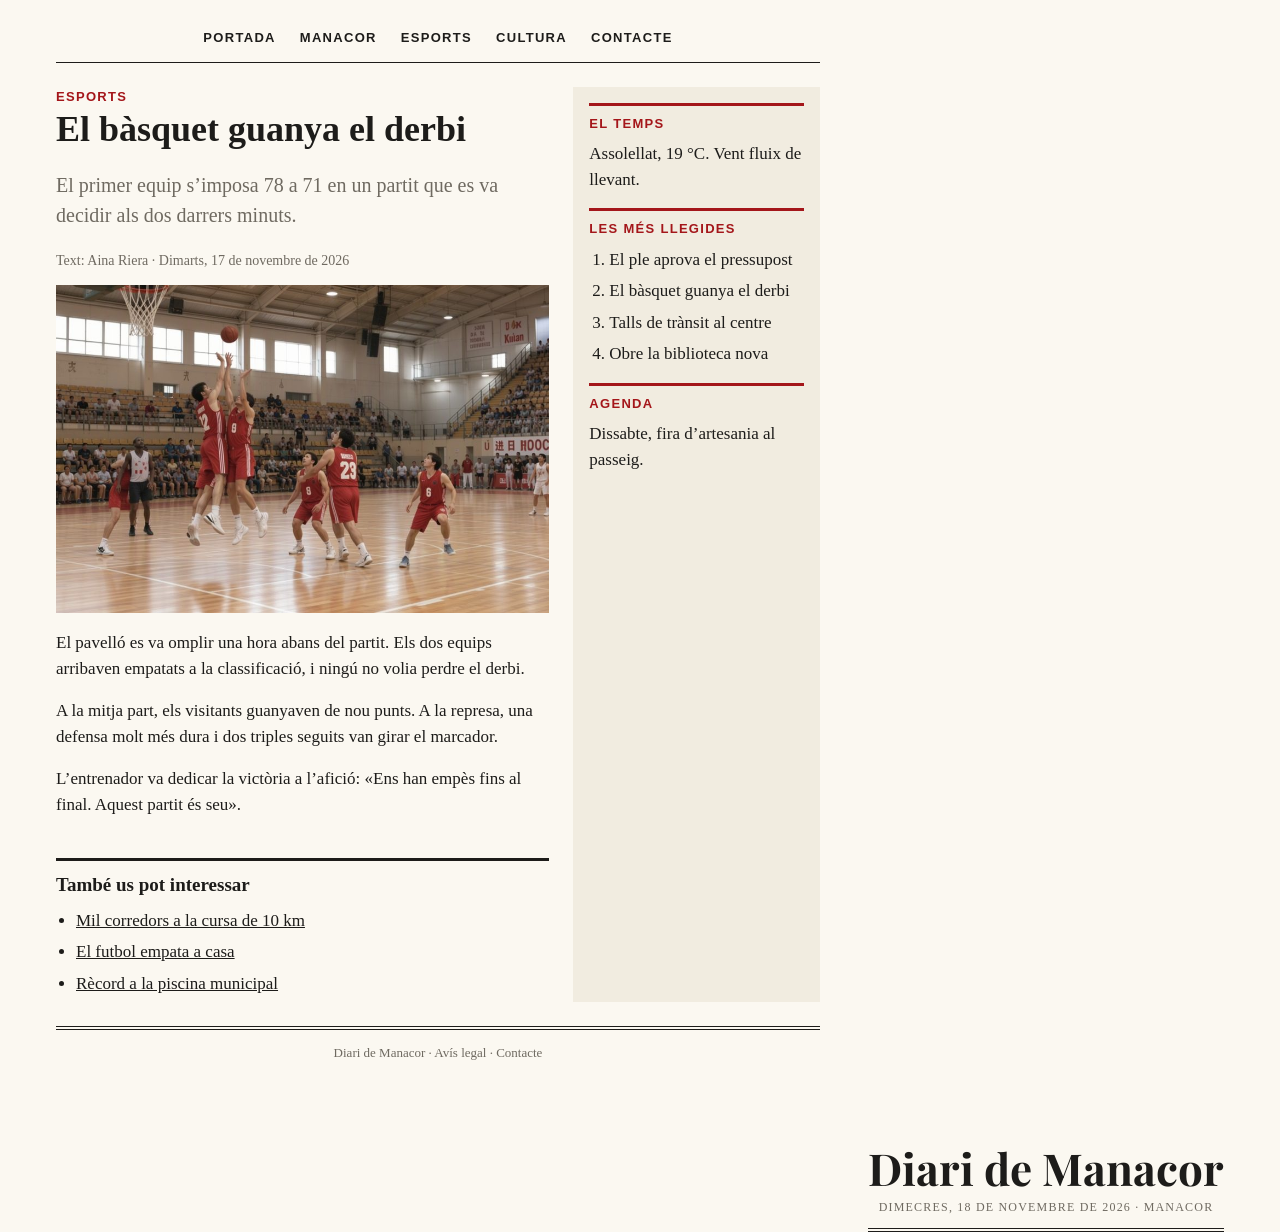
<file: diari_grid/noticia.html>
<!DOCTYPE html>
<html lang="ca">

<head>
    <meta charset="utf-8">
    <meta name="viewport" content="width=device-width,
initial-scale=1">
    <title>El bàsquet guanya el derbi · Diari de
        Manacor</title>
    <link rel="stylesheet" href="https://fonts.googleapis.com/css2?
family=Playfair+Display:wght@700&display=swap">
    <link rel="stylesheet" href="css/portada.css">
</head>

<body>
    <div class="pagina pagina-noticia">
        <header class="capcalera">
            <h1>Diari de Manacor</h1>
            <p class="data">Dimecres, 18 de novembre de 2026
                · Manacor</p>
        </header>
        <nav class="menu">
            <ul>
                <li><a href="portada.html">Portada</a></li>
                <li><a href="#">Manacor</a></li>
                <li><a href="esports.html">Esports</a></li>
                <li><a href="#">Cultura</a></li>
                <li><a href="#">Contacte</a></li>
            </ul>
        </nav>

        <article class="sencera">
            <p class="categoria">Esports</p>
            <h2>El bàsquet guanya el derbi</h2>
            <p class="entradeta">El primer equip s’imposa 78
                a 71 en un partit que es va decidir als dos darrers
                minuts.</p>
            <p class="autor">Text: Aina Riera · Dimarts, 17
                de novembre de 2026</p>
            <img src="img/basquet.jpg" alt="Jugadors de vermell saltant per agafar
la pilota">
            <p>El pavelló es va omplir una hora abans del
                partit. Els dos equips arribaven empatats a la
                classificació, i ningú no volia perdre el derbi.
            </p>
            <p>A la mitja part, els visitants guanyaven de
                nou punts. A la represa, una defensa molt més dura
                i dos triples seguits van girar el marcador.</p>
            <p>L’entrenador va dedicar la victòria a
                l’afició: «Ens han empès fins al final. Aquest
                partit és seu».</p>
        </article>
        <section class="relacionades">
            <h3>També us pot interessar</h3>
            <ul>
                <li><a href="esports.html">Mil corredors a la
                        cursa de 10 km</a></li>
                <li><a href="esports.html">El futbol empata a

                        casa</a></li>
                <li><a href="esports.html">Rècord a la piscina
                        municipal</a></li>
            </ul>
        </section>
        <aside class="lateral">
            <h2>El temps</h2>
            <p>Assolellat, 19 °C. Vent fluix de llevant.</p>
            <h2>Les més llegides</h2>
            <ol>
                <li>El ple aprova el pressupost</li>
                <li>El bàsquet guanya el derbi</li>

                <li>Talls de trànsit al centre</li>
                <li>Obre la biblioteca nova</li>
            </ol>
            <h2>Agenda</h2>
            <p>Dissabte, fira d’artesania al passeig.</p>
        </aside>
        <footer class="peu">
            <p>Diari de Manacor · Avís legal · Contacte</p>
        </footer>
    </div>
</body>

</html>
</file>
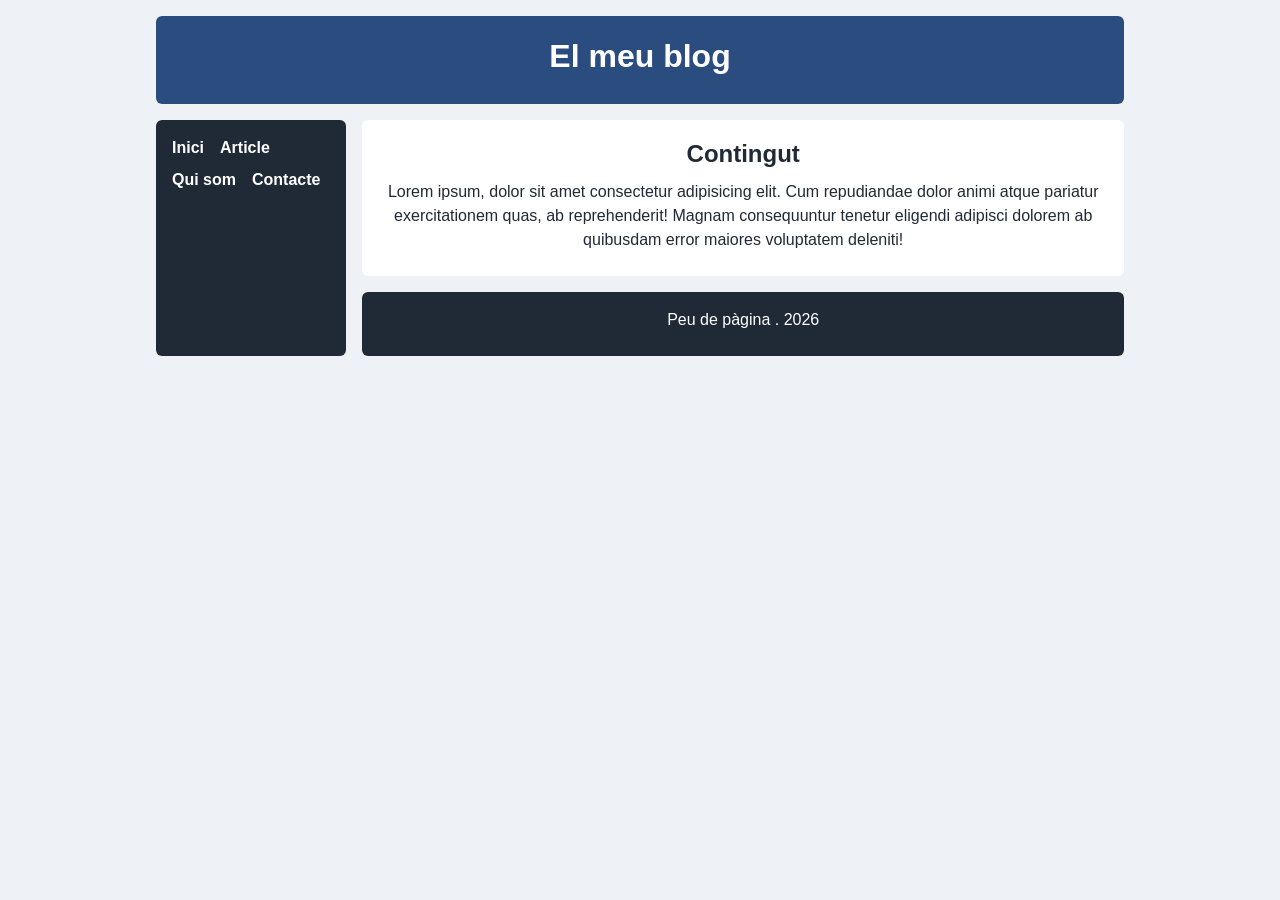
<file: maquetacions/esbos.html>
<!DOCTYPE html>
<html lang="en">

<head>
    <meta charset="UTF-8">
    <meta name="viewport" content="width=device-width, initial-scale=1.0">
    <title>El meu blog</title>
    <link rel="stylesheet" href="css/esbos.css">
</head>

<body>
    <div class="pagina">

        <header class="capçelera">
            <h1>El meu blog</h1>
        </header>
        <nav class="menu">
            <ul>
                <li><a href="http://">Inici</a></li>
                <li><a href="http://">Article</a></li>
                <li><a href="http://">Qui som</a></li>
                <li><a href="http://">Contacte</a></li>
            </ul>
        </nav>
        <main class="contingut">
            <h2>Contingut</h2>
            <p>Lorem ipsum, dolor sit amet consectetur adipisicing elit. Cum repudiandae dolor animi atque pariatur
                exercitationem quas, ab reprehenderit! Magnam consequuntur tenetur eligendi adipisci dolorem ab
                quibusdam
                error maiores voluptatem deleniti!</p>
        </main>

        <footer class="peu">
            <p>Peu de pàgina . 2026</p>
        </footer>


    </div>

</body>

</html>
</file>
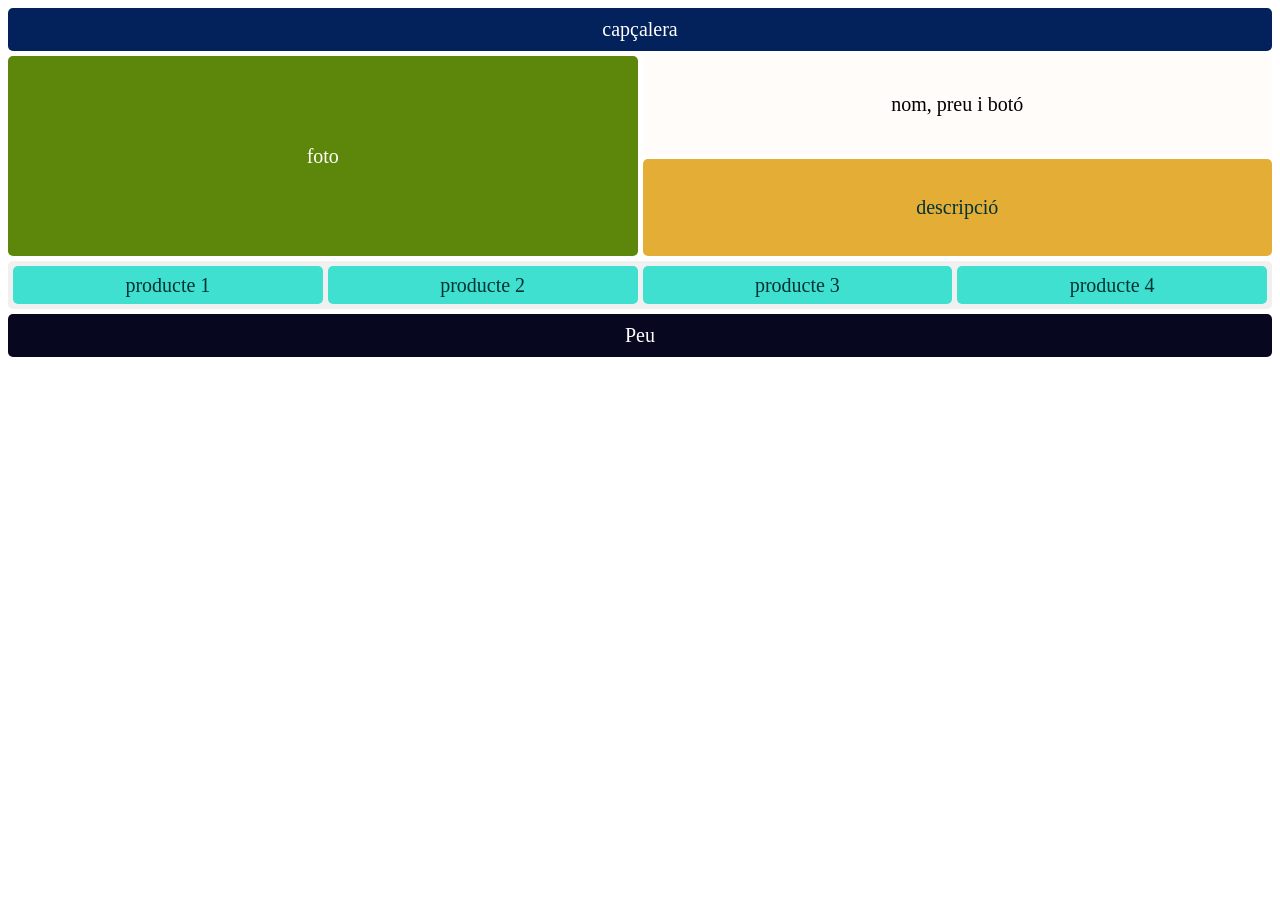
<file: maquetacions/fitxa_producte.html>
<!DOCTYPE html>
<html lang="en">

<head>
    <meta charset="UTF-8">
    <meta name="viewport" content="width=device-width, initial-scale=1.0">
    <title>Fitxa de producte</title>
    <link rel="stylesheet" href="css/fitxa_producte.css">
</head>

<body>
    <div class="layout">
        <header class="capçalera">capçalera</header>
        <section class="foto">foto</section>
        <article class="npb">nom, preu i botó</article>
        <article class="descripcio">descripció</article>
        <section class="relacionats">
            <div class="producte">producte 1</div>
            <div class="producte">producte 2</div>
            <div class="producte">producte 3</div>
            <div class="producte">producte 4</div>
        </section>
        <footer class="peu">Peu</footer>
    </div>
</body>

</html>
</file>
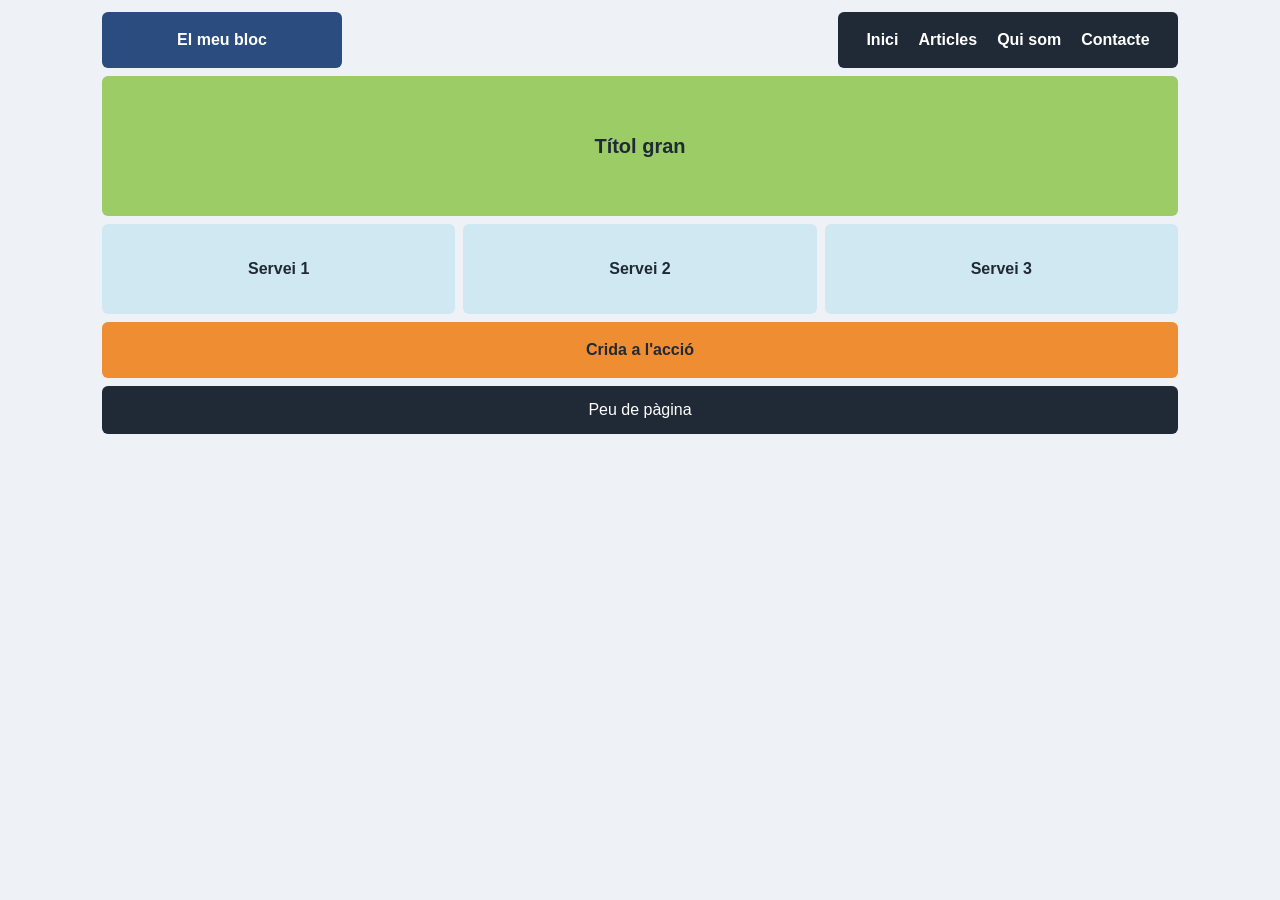
<file: maquetacions/landing_page.html>
<!DOCTYPE html>
<html lang="ca">

<head>
    <meta charset="UTF-8">
    <meta name="viewport" content="width=device-width, initial-scale=1.0">
    <title>El meu blog</title>
    <link rel="stylesheet" href="css/landing_page.css">
</head>

<body>
    <div class="pagina">
        <header class="capcalera">
            <div class="logo">El meu bloc</div>
            <nav class="menu">
                <ul>
                    <li><a href="">Inici</a></li>
                    <li><a href="">Articles</a></li>
                    <li><a href="">Qui som</a></li>
                    <li><a href="">Contacte</a></li>
                </ul>
            </nav>
        </header>
        <main class="contingut">
            <section class="titol-gran">
                <h1>Títol gran</h1>
            </section>
            <section class="serveis">
                <article class="servei">Servei 1</article>
                <article class="servei">Servei 2</article>
                <article class="servei">Servei 3</article>
            </section>
            <section class="crida-accio">
                <p>Crida a l'acció</p>
            </section>
        </main>
        <footer class="peu">
            <p>Peu de pàgina</p>
        </footer>
    </div>
</body>

</html>
</file>
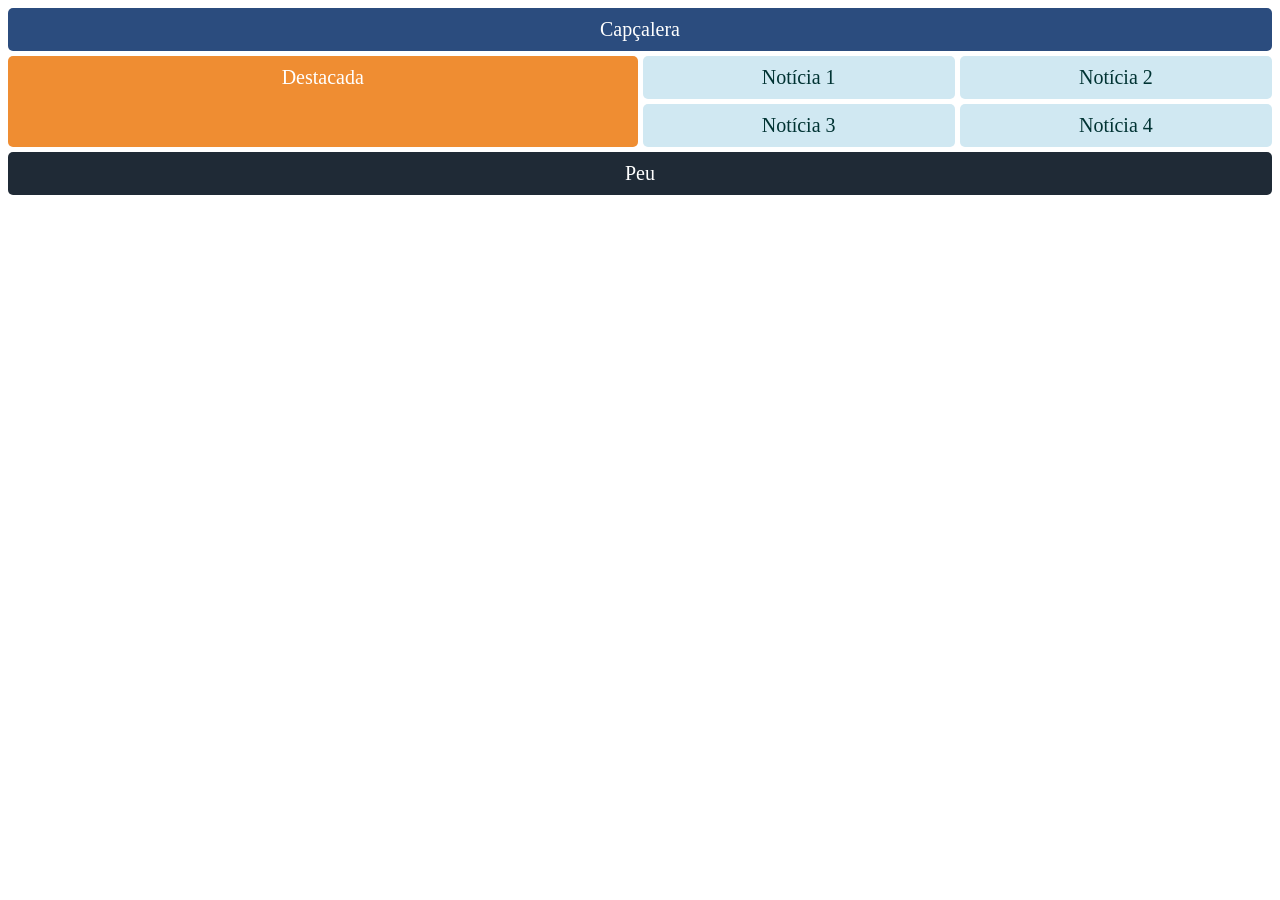
<file: maquetacions/revista.html>
<!DOCTYPE html>
<html lang="en">

<head>
    <meta charset="UTF-8">
    <meta name="viewport" content="width=device-width, initial-scale=1.0">
    <title>Revista</title>
    <link rel="stylesheet" href="css/revista.css">
</head>

<body>
    <div class="layout">
        <header class="capçalera">Capçalera</header>
        <section class="destacada">Destacada</section>
        <article class="noticia-1">Notícia 1</article>
        <article class="noticia-2">Notícia 2</article>
        <article class="noticia-3">Notícia 3</article>
        <article class="noticia-4">Notícia 4</article>
        <footer class="peu">Peu</footer>
    </div>
</body>

</html>
</file>
<file: css/estils.css>
html {
    box-sizing: border-box;
    font-size: 62.5%;
    /* 1rem = 10px */
}

*,
*::before,
*::after {
    box-sizing: inherit;
}

body {
    font-size: 1.6rem;
}

/* 16px */

:root {
    --principal: #1750a1;
    --fons: #f3f1ec;
}

body {
    background-color: var(--fons);
}

header {
    background-color: var(--principal);
    color: white;
}

h1 { font-size: 3.2rem; } /* 32px */
h2 { font-size: 2.4rem; } /* 24px */

nav a {
color: white;
text-decoration: none;
}

article {
width: 400px;
padding: 20px;
border: 1px solid black;
margin-bottom: 20px;
position: relative;
}

.nou {
position: absolute; /* el fill */
bottom: 15px;
left: 15px;
}

.nou {
padding: 4px 10px;
background-color: #2e7d32;
color: white;
text-transform: uppercase;
border-radius: 6px;
}

img {
    width: 100%;
}
</file>
<file: maquetacions/css/ex1.css>
html {
    box-sizing: border-box;
    font-size: 62.5%;
}

*,
*::before,
*::after {
    box-sizing: inherit;
}

:root {
    --fosc: #1f2a36;
    --blau: #2b4c7e;
    --groc: #f4d35e;
    --fons: #eef1f5;
}

body {
    margin: 0;
    font-size: 1.6rem;
    line-height: 1.5;
    font-family: Arial, Helvetica, sans-serif;
    background-color: var(--fons);
    color: var(--fosc);
}

h1,
h2,
h3,
p {
    margin: 0 0 8px;
}

.capçelera {
    background-color: var(--blau);
    color: white;
}

.menu {
    background-color: var(--fosc);
}

.contingut {
    background-color: white;
}

.lateral {
    background-color: var(--groc);
}

.peu {
    background-color: var(--fosc);
    color: white;
}

.pagina > *{/*ELEMENTS DE FILLS DIRECTE*/
    padding: 16px;
    border-radius: 6px;
}

.pagina {
    max-width: 1000px;
    margin: 0 auto;
    padding: 16px;
    display: grid;
    gap: 16px;
}

.menu ul{
    display: flex;
    flex-direction: row;
    flex-wrap: wrap;
    gap: 8px 16px;
    list-style: none;
    margin: 0;
    padding: 0;

}

.menu a {
    color: white;
    font-weight: bold;
    text-decoration: none;
}

/*DEFINIM EL MAPA*/

.capçelera{grid-area: cap;}
.menu{grid-area: menu;}
.contingut{grid-area: contingut;}
.lateral{grid-area: lateral;}
.peu{grid-area: peu;}

.pagina{
    grid-template-areas:
    "cap"
    "menu"
    "contingut"
    "lateral"
    "peu";
}


@media (min-width: 768px){
    .pagina{
        grid-template-columns: 2fr 1fr;
        grid-template-areas:
        "cap cap"
        "menu menu"
        "contingut lateral"
        "peu peu"
        
        
        ;
    }
    
}
</file>
<file: css/galeria.css>
*,
*::before,
*::after {
  box-sizing: border-box;
}

html {
  font-size: 62.5%;
}

figure {
  margin: 0 0 16px;
  background: #fff;
  border: 1px solid #c8c3c3;
}

figure img {
  width: 100%;
  display: block;
}

figcaption {
  padding: 8px;
}

header,
.km {
  display: none;
}   

@media screen and (min-width: 576px) {
    figure {
        display: inline-block;
        width: 33%;
        vertical-align: top;
        margin: 0 0 16px;
    }

    figure:nth-child(2n) {
        margin-right: 0;
    }
}

@media screen and (min-width: 768px) {
  .km {
    display: inline;
  }

  header p {
    display: block;
  }
}

@media screen and (min-width: 992px) {
  figure {
    width: 32%;
    margin-right: 2%;
  }

  figure:nth-child(3n) {
    margin-right: 0;
  }
}
</file>
<file: css/galeria_flex.css>
*,
*::before,
*::after {
  box-sizing: border-box;
}

html {
  font-size: 62.5%;
}

figure {
  margin: 0;
  background: #fff;
  border: 1px solid #c8c3c3;
}

figure img {
  width: 100%;
  display: block;
}

figcaption {
  padding: 8px;
  display: flex;
  justify-content: space-between;
}

header,
.km {
  display: none;
  color: #6b6459;
}   

.banner{
    margin: 0;
}

.galeria{
    display: flex;
    flex-wrap: wrap;    /* si no hi caben, a la fila seguent */
    gap: 16px;    /* l'espai entre fotos: fora marges */
}


@media screen and (min-width: 576px) {
    figure {
        display: inline-block;
        width: 33%;
        vertical-align: top;
        margin: 0 0 16px;
    }

    figure:nth-child(2n) {
        margin-right: 0;
    }
}

@media screen and (min-width: 768px) {
  .km {
    display: inline;
  }

  header p {
    display: block;
  }
}

@media screen and (min-width: 992px) {
    .galeria figure {
        width: 32%;
    }
  }
</file>
<file: css/flex.css>
/* Els dos trucs */
html {
    box-sizing: border-box;
    font-size: 62.5%;
}

*,
*::before,
*::after {
    box-sizing: inherit;
}

body {
    margin: 0;
    font-size: 1.6rem;
    font-family: Arial, Helvetica, sans-serif;
    background-color: #f2f2f2;
    color: #111;
}

header {
    padding: 12px 16px;
    background-color: #111;
    color: white;
    display: flex;
    justify-content: space-between;
    align-items: center;
}

header p {
    margin: 0;
}

.logo {
    font-size: 2.6rem;
    font-weight: bold;
}

.oferta {
    color: #ffd400;
    font-weight: bold;
}

main {
    max-width: 1200px;
    margin: 0 auto;
    padding: 0 16px 24px;
}

h1 {
    font-size: 2.4rem;
}

.productes {
    display: flex;
    flex-wrap: wrap;
    gap: 20px;
}

.producte {
    margin-bottom: 20px;
    padding: 12px;
    background-color: white;
    border-radius: 8px;
    display: flex;
    flex-direction: column;
    width: 100%;
}

.producte img {
    display: block;
    width: 100%;
}

.producte h2 {
    margin: 10px 0 6px;
    font-size: 1.8rem;
}

.preus {
    margin: 0 0 12px;
    display: flex;
    gap: 8px;
    align-items: baseline;
}

.preus del {
    color: #777;
}

.preus strong {
    font-size: 2.2rem;
}

.descompte {
    padding: 2px 6px;
    border-radius: 4px;
    background-color: #d62828;
    color: white;
    font-size: 1.3rem;
    font-weight: bold;
    margin-left: auto;
}

.boto {
    padding: 10px;
    border-radius: 4px;
    background-color: #111;
    color: #ffd400;
    text-align: center;
    text-decoration: none;
    font-weight: bold;
}

/* A partir de 576 px: 2 per fila (1 forat) */
@media (min-width: 576px) {
.producte {
width: calc((100% - 20px) / 2);
}
}

@media (min-width: 768px) {
.producte {
width: calc((100% - 40px) / 3);
}
}

@media (min-width: 992px) {
.producte {
width: calc((100% - 60px) / 4);
}
}

@media (min-width: 1200px) {
.producte {
width: calc((100% - 80px) / 5);
}
}
</file>
<file: css/grid.css>
/* Els dos trucs */
html {
    box-sizing: border-box;
    font-size: 62.5%;
}

*,
*::before,
*::after {
    box-sizing: inherit;
}

body {
    margin: 0;
    font-size: 1.6rem;
    font-family: Arial, Helvetica, sans-serif;
    background-color: #f2f2f2;
    color: #111;
}

header {
    padding: 12px 16px;
    background-color: #111;
    color: white;
    display: flex;
    justify-content: space-between;
    align-items: center;
}

header p {
    margin: 0;
}

.logo {
    font-size: 2.6rem;
    font-weight: bold;
}

.oferta {
    color: #ffd400;
    font-weight: bold;
}

main {
    max-width: 1200px;
    margin: 0 auto;
    padding: 0 16px 24px;
}

h1 {
    font-size: 2.4rem;
}

.productes {
    display: grid;
    gap: 20px;
    grid-template-columns: 1fr;
}

.producte {
    margin-bottom: 20px;
    padding: 12px;
    background-color: white;
    border-radius: 8px;
    display: flex;
    flex-direction: column;
}

.producte img {
    display: block;
    width: 100%;
}

.producte h2 {
    margin: 10px 0 6px;
    font-size: 1.8rem;
}

.preus {
    margin: 0 0 12px;
    display: flex;
    gap: 8px;
    align-items: baseline;
}

.preus del {
    color: #777;
}

.preus strong {
    font-size: 2.2rem;
}

.descompte {
    padding: 2px 6px;
    border-radius: 4px;
    background-color: #d62828;
    color: white;
    font-size: 1.3rem;
    font-weight: bold;
    margin-left: auto;
}

.boto {
    padding: 10px;
    border-radius: 4px;
    background-color: #111;
    color: #ffd400;
    text-align: center;
    text-decoration: none;
    font-weight: bold;
}

@media (min-width: 576px) {
.productes {
width: calc((100% - 20px) / 2);
}
}

@media (min-width: 768px) {
.productes {
width: calc((100% - 40px) / 3);
}
}

@media (min-width: 992px) {
.productes {
width: calc((100% - 60px) / 4);
}
}
</file>
<file: diari_grid/css/portada.css>
/* Els dos trucs */
html {
    box-sizing: border-box;
    font-size: 62.5%;
}

*,
*::before,
*::after {
    box-sizing: inherit;
}

/* Els colors, en un sol lloc */
:root {
    --tinta: #1d1c1a;
    --paper: #fbf8f1;
    --gris: #6f6a61;
    --fons-lateral: #f1ece0;
    --vermell: #a4161a;
}

body {
    margin: 0;
    font-size: 1.7rem;
    line-height: 1.5;
    font-family: Georgia, 'Times New Roman',
        serif;
    background-color: var(--paper);
    color: var(--tinta);
}

img {
    display: block;
    width: 100%;
}

.pagina {
    max-width: 1200px;
    margin: 0 auto;
    padding: 0 16px;
}

/* La capçalera */
.capcalera {
    text-align: center;
    padding: 20px 0 12px;
    border-bottom: 4px double var(--tinta);
}

.capcalera h1 {
    margin: 0;
    font-family: 'Playfair Display', Georgia,
        serif;
    font-size: 4.4rem;
    line-height: 1.1;
}

.data {
    margin: 6px 0 0;
    font-size: 1.2rem;
    color: var(--gris);
    text-transform: uppercase;
    letter-spacing: 0.1em;
}

/* El menú: Flexbox, com a la 5.3 */
.menu {
    border-bottom: 1px solid var(--tinta);
}

.menu ul {
    display: flex;
    flex-wrap: wrap;
    justify-content: center;
    gap: 8px 24px;
    list-style: none;
    margin: 0;
    padding: 0 0 12px;
}

.menu a {
    color: var(--tinta);
    text-decoration: none;
    font-family: Arial, Helvetica, sans-serif;
    font-size: 1.3rem;
    font-weight: bold;
    text-transform: uppercase;
    letter-spacing: 0.1em;
}

/* La notícia principal */
.principal h2 {
    margin: 12px 0 8px;
    font-size: 3.2rem;
    line-height: 1.15;
}

.entradeta {
    font-size: 2rem;
    color: var(--gris);
}

/* Les notícies petites */
.noticia {
    border-top: 3px solid var(--tinta);
    padding-top: 10px;
}

.noticia h3 {
    margin: 10px 0 4px;
    font-size: 1.9rem;
    line-height: 1.2;
}

.noticia p {
    margin: 0;
    font-size: 1.5rem;
}

.destacada h3 {
    font-size: 2.4rem;
}

/* La columna lateral */
.lateral {
    padding: 0 16px 16px;
    background-color: var(--fons-lateral);
}

.lateral h2 {
    margin: 16px 0 8px;
    padding-top: 8px;
    border-top: 3px solid var(--vermell);
    font-family: Arial, Helvetica, sans-serif;
    font-size: 1.3rem;
    text-transform: uppercase;
    letter-spacing: 0.1em;
    color: var(--vermell);
}

.lateral p {
    margin: 0;
}

.lateral ol {
    margin: 0;
    padding-left: 20px;
}

.lateral li {
    margin-bottom: 6px;
}

/* El peu */
.peu {
    border-top: 4px double var(--tinta);
    text-align: center;
    font-size: 1.3rem;
    color: var(--gris);
}

/* Grid: cada zona, amb el seu nom */
.capcalera {
    grid-area: cap;
}

.menu {
    grid-area: menu;
}

.lateral {
    grid-area: lateral;
}

.principal {
    grid-area: principal;
}

.noticies {
    grid-area: noticies;
}

.peu {
    grid-area: peu;
}

/* Mòbil: una columna, les zones una sota l'altra */
.pagina {
    display: grid;
    grid-template-areas:
        "cap"
        "menu"
        "principal"
        "noticies"
        "lateral"
        "peu";
    gap: 24px;
}

@media (min-width: 375px) {
    .destacada {
        grid-column: span 2;
    }
}

/* A partir de 768 px: dues columnes, el lateral al costat de la principal */
@media (min-width: 768px) {
    .pagina {
        grid-template-columns: 2fr 1fr;
        grid-template-areas:
            "cap cap"
            "menu menu"
            "principal lateral"
            "noticies noticies"
            "peu peu";
    }

    .noticies {
        display: grid;
        gap: 24px;
    }

    .noticies {
        grid-template-columns:
            repeat(2, 1fr);
    }

}

/* ===== 5.5: les altres pàgines del Diari
===== */
/* Els títols enllaçats, sense el blau dels
enllaços */
.noticia h3 a,
.relacionades a {
    color: inherit;
}

.noticia h3 a {
    text-decoration: none;
}

.noticia h3 a:hover {
    text-decoration: underline;
}

/* La notícia sencera */
.categoria {
    margin: 0;
    font-family: Arial, Helvetica, sans-serif;
    font-size: 1.3rem;
    font-weight: bold;
    text-transform: uppercase;
    letter-spacing: 0.1em;
    color: var(--vermell);
}

.sencera h2 {
    margin: 4px 0 8px;
    font-size: 3.6rem;
    line-height: 1.1;
}

.autor {
    font-size: 1.4rem;
    color: var(--gris);

}

.relacionades {
    border-top: 3px solid var(--tinta);
}

.relacionades h3 {
    margin: 10px 0 8px;
    font-size: 1.9rem;
}

.relacionades ul {
    margin: 0;
    padding-left: 20px;
}

.relacionades li {
    margin-bottom: 6px;
}

/* El títol de la secció */
.titol-seccio {
    border-bottom: 3px solid var(--vermell);
}

.titol-seccio h2 {
    margin: 0;
    font-size: 4rem;
    color: var(--vermell);
}

.titol-seccio p {
    margin: 0 0 12px;
    color: var(--gris);
}

/* Un nom per a les zones noves */
.sencera {
    grid-area: noticia;
}

.relacionades {
    grid-area: relacionades;
}

.titol-seccio {
    grid-area: titol;
}

.pagina-noticia {
    grid-template-areas:
        "capcalera"
        "menu"
        "noticia"
        "relacionades"
        "lateral"
        "peu";
}

@media (min-width: 768px) {
    .pagina-noticia {
        grid-template-areas:
            "capcalera capcalera"
            "menu menu"
            "noticia lateral"
            "relacionades lateral"
            "peu peu";
    }
}

.pagina-seccio {
    grid-template-areas:
        "capcalera"
        "menu"
        "titol"
        "noticies"
        "lateral"
        "peu";
}

@media (min-width: 768px) {
    .pagina-seccio {
        grid-template-areas:
            "capcalera capcalera"
            "menu menu"
            "titol titol"
            "noticies lateral"
            "peu peu";
    }
}
</file>
<file: maquetacions/css/esbos.css>
html {
    box-sizing: border-box;
    font-size: 62.5%;
}

*,
*::before,
*::after {
    box-sizing: inherit;
}

:root {
    --fosc: #1f2a36;
    --blau: #2b4c7e;
    --groc: #f4d35e;
    --fons: #eef1f5;
}

body {
    margin: 0;
    font-size: 1.6rem;
    line-height: 1.5;
    font-family: Arial, Helvetica, sans-serif;
    background-color: var(--fons);
    color: var(--fosc);
    text-align: center;
}

h1,
h2,
h3,
p {
    margin: 0 0 8px;
}

.capçelera {
    background-color: var(--blau);
    color: white;
}

.menu {
    background-color: var(--fosc);
}

.contingut {
    background-color: white;
}

.lateral {
    background-color: var(--groc);
}

.peu {
    background-color: var(--fosc);
    color: white;
}

.pagina > *{/*ELEMENTS DE FILLS DIRECTE*/
    padding: 16px;
    border-radius: 6px;
}

.pagina {
    max-width: 1000px;
    margin: 0 auto;
    padding: 16px;
    display: grid;
    gap: 16px;
}

.menu ul{
    display: flex;
    flex-direction: row;
    flex-wrap: wrap;
    gap: 8px 16px;
    list-style: none;
    margin: 0;
    padding: 0;

}

.menu a {
    color: white;
    font-weight: bold;
    text-decoration: none;
}

/*DEFINIM EL MAPA*/

.capçelera{grid-area: cap;}
.menu{grid-area: menu;}
.contingut{grid-area: contingut;}
.lateral{grid-area: lateral;}
.peu{grid-area: peu;}

.pagina{
    grid-template-areas:
    "cap"
    "menu"
    "contingut"
    "lateral"
    "peu";
}


@media (min-width: 768px){
    .pagina{
        grid-template-columns: 1fr 4fr;
        grid-template-areas:
        "cap cap"
        "menu contingut"
        "menu peu"
        ;
    }
    
}
</file>
<file: maquetacions/css/fitxa_producte.css>
html {
    box-sizing: border-box;
    font-size: 62.5%;
}

*,
*::before,
*::after {
    box-sizing: inherit;
}

:root {
    --fosc: #1f2a36;
    --blau: #2b4c7e;
    --groc: #f4d35e;
    --verd: #9ccc65;
    --blau-clar: #d0e8f2;
    --taronja: #ef8d32;
    --fons: #eef1f5;
}

/* ── Móvil: 1 columna ── */
.layout {
  display: grid;
  gap: 0.5rem;
  font-size: 2rem;
  grid-template-areas:
    "capçalera"
    "foto"
    "npb"
    "descripcio"
    "relacionats"
    "peu";
}

/* ── Estilos comunes ── */
.capçalera,
.foto,
.npb,
.descripcio,
.relacionats,
.peu {
  text-align: center;
  padding: 1rem;
  border-radius: 0.5rem;
  display: flex;
  align-items: center;
  justify-content: center;
}

.capçalera {
  grid-area: capçalera;
  background: #03225b;
  color: white;
}

.foto {
  grid-area: foto;
  background: #5d870b;
  color: white;
  min-height: 200px; /* ← altura mínima, sin imagen */
}

.npb {
  grid-area: npb;
  background: #fffcf9;
  color: black;
}

.descripcio {
  grid-area: descripcio;
  background: #e4ad36;
  color: #003333;
}

.relacionats {
  grid-area: relacionats;
  background: #f0f0f0;
  /* ── Grid anidado: 2 columnas en móvil ── */
  display: grid;
  grid-template-columns: 1fr 1fr;
  gap: 0.5rem;
  padding: 0.5rem;
}

.producte {
  background: #40e0d0;
  color: #003333;
  text-align: center;
  padding: 0.75rem;
  border-radius: 0.5rem;
}

.peu {
  grid-area: peu;
  background: #070720;
  color: white;
}

/* ── Ordinator: ≥1100px ── */
@media (min-width: 1100px) {
  .layout {
    grid-template-areas:
      "capçalera capçalera"
      "foto npb"
      "foto descripcio"
      "relacionats relacionats"
      "peu peu";
    grid-template-columns: 1fr 1fr;
  }

  /* Relacionats: 4 productos en una fila */
  .relacionats {
    grid-template-columns: repeat(4, 1fr);
  }
}
</file>
<file: maquetacions/css/landing_page.css>
html {
    box-sizing: border-box;
    font-size: 62.5%;
}

*,
*::before,
*::after {
    box-sizing: inherit;
}

:root {
    --fosc: #1f2a36;
    --blau: #2b4c7e;
    --groc: #f4d35e;
    --verd: #9ccc65;
    --blau-clar: #d0e8f2;
    --taronja: #ef8d32;
    --fons: #eef1f5;
}

body {
    margin: 0;
    font-size: 1.6rem;
    line-height: 1.5;
    font-family: Arial, Helvetica, sans-serif;
    background-color: var(--fons);
    color: var(--fosc);
}

h1,
h2,
h3,
p {
    margin: 0;
}

/* CONTENIDOR GENERAL: Una sola columna a totes les amplades (sense mapa) */
.pagina {
    max-width: 1100px;
    margin: 0 auto;
    padding: 12px;
    display: flex;
    flex-direction: column;
    gap: 8px;
}

/* CAPÇALERA: Logo i menú un a cada punta, també al mòbil */
.capcalera {
    display: flex;
    justify-content: space-between;
    align-items: center;
    gap: 8px;
}

.logo {
    background-color: var(--blau);
    color: white;
    padding: 16px;
    border-radius: 6px;
    font-weight: bold;
    text-align: center;
}

.menu {
    background-color: var(--fosc);
    padding: 16px;
    border-radius: 6px;
}

.menu ul {
    display: flex;
    flex-direction: row;
    flex-wrap: wrap;
    gap: 8px 12px;
    list-style: none;
    margin: 0;
    padding: 0;
}

.menu a {
    color: white;
    text-decoration: none;
    font-weight: bold;
    font-size: 1.4rem;
}

/* CONTINGUT PRINCIPAL */
.contingut {
    display: flex;
    flex-direction: column;
    gap: 8px;
}

/* 1. Títol gran (bloc verd) */
.titol-gran {
    background-color: var(--verd);
    min-height: 140px;
    display: flex;
    justify-content: center;
    align-items: center;
    border-radius: 6px;
}

.titol-gran h1 {
    font-size: 2rem;
}

/* 2. Zona de serveis: Grid d'1 columna al mòbil */
.serveis {
    display: grid;
    grid-template-columns: 1fr;
    gap: 8px;
}

.servei {
    background-color: var(--blau-clar);
    min-height: 90px;
    display: flex;
    justify-content: center;
    align-items: center;
    border-radius: 6px;
    font-weight: bold;
}

/* 3. Crida a l'acció (bloc taronja) */
.crida-accio {
    background-color: var(--taronja);
    padding: 16px;
    border-radius: 6px;
    text-align: center;
    font-weight: bold;
}

/* PEU */
.peu {
    background-color: var(--fosc);
    color: white;
    padding: 12px 16px;
    border-radius: 6px;
    text-align: center;
}

/* ORDINADOR */
@media (min-width: 768px) {
    .logo {
        min-width: 240px;
    }

    .menu {
        min-width: 340px;
    }

    .menu ul {
        justify-content: center;
        gap: 8px 20px;
    }

    .menu a {
        font-size: 1.6rem;
    }

    /* Les tres targetes dels serveis van de tres en tres */
    .serveis {
        grid-template-columns: repeat(3, 1fr);
    }
}
</file>
<file: maquetacions/css/revista.css>
html {
    box-sizing: border-box;
    font-size: 62.5%;
}

*,
*::before,
*::after {
    box-sizing: inherit;
}

:root {
    --fosc: #1f2a36;
    --blau: #2b4c7e;
    --groc: #f4d35e;
    --verd: #9ccc65;
    --blau-clar: #d0e8f2;
    --taronja: #ef8d32;
    --fons: #eef1f5;
}

.layout {
    display: grid;
    gap: 0.5rem;
    font-size: 2rem;
    /* ← texto un poco más grande */
    grid-template-areas:
        "capçalera"
        "destacada"
        "noticia1"
        "noticia2"
        "noticia3"
        "noticia4"
        "peu";
}

.capçalera,
.destacada,
.noticia-1,
.noticia-2,
.noticia-3,
.noticia-4,
.peu {
    text-align: center;
    padding: 1rem;
    border-radius: 0.5rem;
    /* ← esquinas redondas */
}

.capçalera {
    grid-area: capçalera;
    background: var(--blau);
    color: white;
}

.destacada {
    grid-area: destacada;
    background: var(--taronja);
    color: white;
    text-align: center;
}

.noticia-1,
.noticia-2,
.noticia-3,
.noticia-4 {
    background: var(--blau-clar);
    color: #003333;
}

.noticia-1 {
    grid-area: noticia1;
}

.noticia-2 {
    grid-area: noticia2;
}

.noticia-3 {
    grid-area: noticia3;
}

.noticia-4 {
    grid-area: noticia4;
}

.peu {
    grid-area: peu;
    background: var(--fosc);
    color: white;
}

@media (min-width: 576px) {
    .layout {
        grid-template-areas:
            "capçalera capçalera"
            "destacada destacada"
            "noticia1 noticia2"
            "noticia3 noticia4"
            "peu peu";
        grid-template-columns: 1fr 1fr;
    }
}

@media (min-width: 992px) {
  .layout {
    grid-template-areas:
      "capçalera capçalera capçalera capçalera"
      "destacada destacada noticia1 noticia2"
      "destacada destacada noticia3 noticia4"
      "peu peu peu peu";
    grid-template-columns: repeat(4, 1fr);
  }
}
</file>
